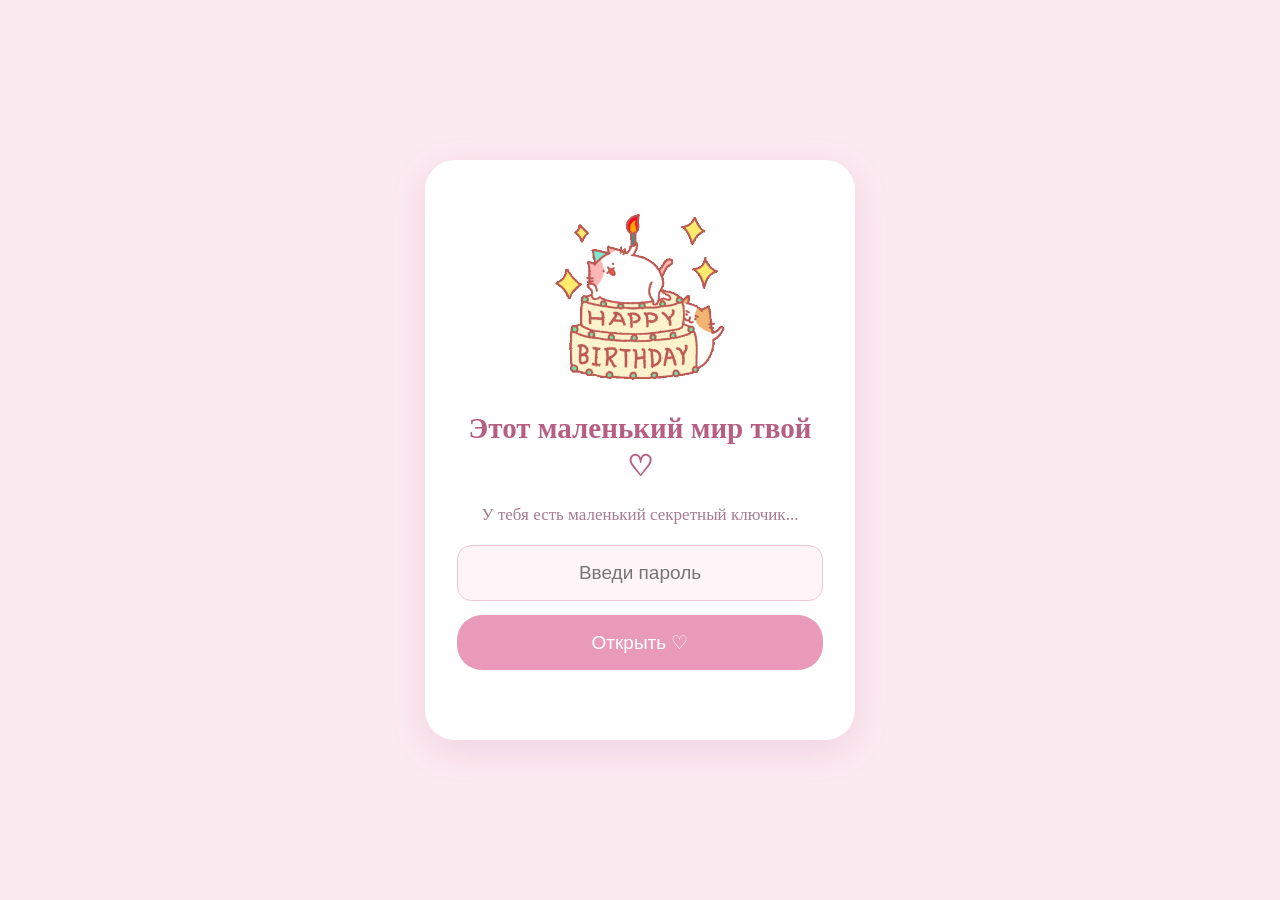
<file: index.html>
<!DOCTYPE html>
<html lang="ru">
<head>
  <meta charset="UTF-8">
  <meta name="viewport" content="width=device-width, initial-scale=1.0">
  <title>Наш маленький мир ♡</title>

  <style>

  #password-screen {
  position: fixed;
  inset: 0;
  z-index: 9999;
  display: flex;
  justify-content: center;
  align-items: center;
  background: #fceaf1;
  padding: 20px;
}

.password-card {
  width: 100%;
  max-width: 430px;
  padding: 38px 32px;
  background: white;
  border-radius: 30px;
  box-shadow: 0 10px 35px rgba(190, 110, 145, 0.18);
  text-align: center;
}

.password-gif {
  display: block;
  width: 190px;
  max-width: 100%;
  height: auto;
  margin: 0 auto 22px;
  border-radius: 15px;
}

.password-card h1 {
  color: #b65f83;
  font-size: 29px;
  line-height: 1.3;
  margin: 0;
}

.password-hint {
  color: #a77a8d;
  font-size: 17px;
  margin: 20px 0;
}

#password-input {
  width: 100%;
  padding: 16px;
  border: 1px solid #f1c6d7;
  border-radius: 14px;
  background: #fff5f8;
  text-align: center;
  font-size: 19px;
  outline: none;
  margin-bottom: 14px;
}

#password-input:focus {
  border-color: #e99ab8;
}

#password-button {
  width: 100%;
  padding: 16px;
  border: none;
  border-radius: 25px;
  background: #e99ab8;
  color: white;
  font-size: 19px;
  cursor: pointer;
  transition: 0.2s;
}

#password-button:hover {
  background: #d980a2;
  transform: scale(1.02);
}

#password-error {
  color: #d45d83;
  font-size: 15px;
  min-height: 20px;
  margin: 12px 0 0;
}

.password-footer {
  color: #c17a98;
  font-size: 14px;
  margin: 14px 0 0;
}


    * {
      box-sizing: border-box;
    }

    html,
    body {
      width: 100%;
      height: 100%;
      margin: 0;
      padding: 0;
      overflow: hidden;
    }

    iframe {
      display: block;
      width: 100%;
      height: 100%;
      border: none;
    }

    #global-audio {
      display: none;
    }
  </style>
</head>

<body>
  <div id="password-screen">
  <div class="password-card">
    <img
      src="./images/birthday-kitty.gif"
      alt="Милый котик с тортиком"
      class="password-gif"
    >

    <h1>Этот маленький мир твой ♡</h1>
    <p class="password-hint">
  У тебя есть маленький секретный ключик...
</p>

<input
  type="password"
  id="password-input"
  placeholder="Введи пароль"
  maxlength="4"
  inputmode="numeric"
>

<button id="password-button">
  Открыть ♡
</button>

<p id="password-error"></p>

  </div>
</div>
  <iframe
    id="page-frame"
    name="page-frame"
    src="./home.html"
    title="Наш маленький мир"
  ></iframe>

  <audio id="global-audio" preload="metadata"></audio>

  <script>
    const frame = document.getElementById("page-frame");
    const mainAudio = document.getElementById("global-audio");

    // При переходе на страницу письма останавливаем основную музыку
    frame.addEventListener("load", () => {
      try {
        const pageUrl = frame.contentWindow.location.pathname;

        if (pageUrl.endsWith("/wish.html")) {
          mainAudio.pause();
        }
      } catch (error) {
        console.log("Не удалось определить текущую страницу:", error);
      }
    });

    const passwordScreen = document.getElementById("password-screen");
const passwordInput = document.getElementById("password-input");
const passwordButton = document.getElementById("password-button");
const passwordError = document.getElementById("password-error");

function checkPassword() {
  if (passwordInput.value === "2212") {
    passwordScreen.style.display = "none";
  } else {
    passwordError.textContent =
      "Ошибочка, думай головой а не бицухой хахаха";
    passwordInput.value = "";
  }
}

passwordButton.addEventListener("click", checkPassword);

passwordInput.addEventListener("keydown", (event) => {
  if (event.key === "Enter") {
    checkPassword();
  }
});

  </script>
</body>
</html>
</file>
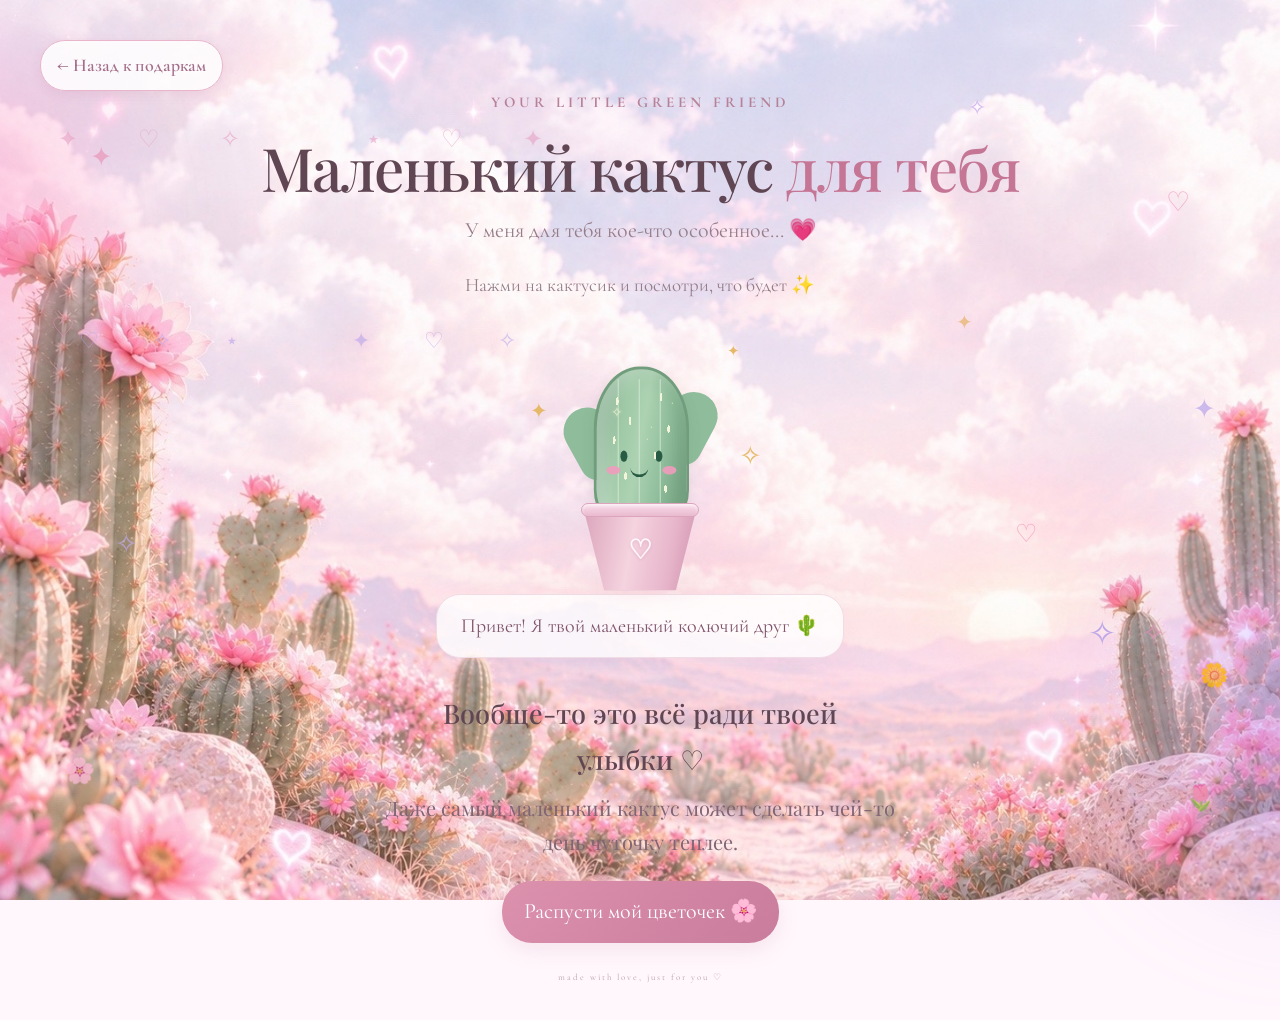
<file: cactus.html>
<!DOCTYPE html>
<html lang="ru">
<head>
  <meta charset="UTF-8">
  <meta name="viewport" content="width=device-width, initial-scale=1.0">
  <title>Маленький кактус для тебя 🌵</title>
  
  <link rel="preconnect" href="https://fonts.googleapis.com">
<link rel="preconnect" href="https://fonts.gstatic.com" crossorigin>
<link href="https://fonts.googleapis.com/css2?family=Cormorant+Garamond:wght@400;500;600;700&display=swap" rel="stylesheet">
<link rel="stylesheet" href="cactus.css">
  <script src="cactus.js" defer></script>
</head>

<body>
    <div class="cactus-background"></div>
      <a class="back-button" href="./home.html">← Назад к подаркам</a>

  <div class="ambient-glow glow-one"></div>
  <div class="ambient-glow glow-two"></div>
  <div class="floating-decor" id="floating-decor">
  <span class="decor-item decor-one">✦</span>
  <span class="decor-item decor-two">♡</span>
  <span class="decor-item decor-three">✧</span>
  <span class="decor-item decor-four">🌸</span>
  <span class="decor-item decor-five">♡</span>
  <span class="decor-item decor-six">✦</span>
  <span class="decor-item decor-seven">✧</span>
  <span class="decor-item decor-eight">🌷</span>
  <span class="decor-item decor-nine">✧</span>
  <span class="decor-item decor-ten">♡</span>
  <span class="decor-item decor-eleven">🌼</span>
  <span class="decor-item decor-twelve">✦</span>
</div>



  <main class="garden">
    <div class="eyebrow">YOUR LITTLE GREEN FRIEND</div>

    <h1>
      Маленький кактус
      <span>для тебя</span>
    </h1>

    <p class="subtitle">
      У меня для тебя кое-что особенное<span>...</span> 💗
    </p>

    <p class="instruction">
      Нажми на кактусик и посмотри, что будет ✨
    </p>

    <div class="plant-scene">
      <span class="sparkle sparkle-one">✦</span>
      <span class="sparkle sparkle-two">✧</span>
      <span class="sparkle sparkle-three">✦</span>

      <button
        class="cactus-button"
        id="cactus-button"
        type="button"
        aria-label="Нажми, чтобы кактус ожил"
      >
        <span class="flower" id="flower">
          <span class="petal petal-top"></span>
          <span class="petal petal-left"></span>
          <span class="petal petal-right"></span>
          <span class="petal petal-bottom-left"></span>
          <span class="petal petal-bottom-right"></span>
          <span class="flower-center"></span>
        </span>

        <span class="cactus">
          <span class="arm arm-left"></span>
          <span class="arm arm-right"></span>

          <span class="cactus-body">
            <span class="rib rib-one"></span>
            <span class="rib rib-two"></span>
            <span class="rib rib-three"></span>

            <span class="eye eye-left"></span>
            <span class="eye eye-right"></span>
            <span class="cheek cheek-left"></span>
            <span class="cheek cheek-right"></span>
            <span class="smile"></span>

            <span class="spine spine-one">✧</span>
            <span class="spine spine-two">·</span>
            <span class="spine spine-three">·</span>
            <span class="spine spine-four">✧</span>
            <span class="spine spine-five">·</span>
            <span class="spine spine-six">·</span>
          </span>
        </span>
      </button>

      <button
        class="pot-button"
        id="pot-button"
        type="button"
        aria-label="Открыть секретное письмо"
      >
        <span class="pot-rim"></span>
        <span class="pot">
          <span class="pot-heart">♡</span>
        </span>
        <span class="pot-hint">psst... нажми сюда</span>
      </button>

      <div class="ground-shadow"></div>
    </div>

    <div class="speech-bubble" id="speech-bubble" aria-live="polite">
      Привет! Я твой маленький колючий друг 🌵
    </div>

    <h2>Вообще-то это всё ради твоей улыбки ♡</h2>

    <p class="description">
      Даже самый маленький кактус может сделать чей-то день чуточку теплее.
    </p>

    <button class="main-button" id="bloom-button" type="button">
      Распусти мой цветочек 🌸
    </button>

    <p class="footer-note">made with love, just for you ♡</p>
  </main>

  <!-- Единственная открытка: скрыта при загрузке -->
  <div
    class="letter-overlay"
    id="letter-overlay"
    role="dialog"
    aria-modal="true"
    aria-labelledby="letter-title"
    hidden
  >
    <div class="letter-card">
      <button
        class="letter-close"
        id="letter-close"
        type="button"
        aria-label="Закрыть письмо"
      >×</button>

      <div class="letter-icon">💌</div>
      <p class="letter-eyebrow">A LITTLE SECRET</p>

      <h2 id="letter-title">Секретик для тебя 💗</h2>

      <p class="letter-text">
        Я понимаю, что не могу подарить тебе что-то вживую, ведь между нами такое большое расстояние, ахахах 🥹💗
      </p>

      <p class="letter-text">
        Но я долго думала, что же подарить тебе, чтобы это осталось с тобой надолго и никогда не испортилось.
      </p>

      <p class="letter-text">
        Я очень надеюсь, что тебе понравится мой маленький кактусик, потому что я правда старалась сделать его особенным для тебя. 🌵🎀
      </p>

      <p class="letter-text">
        Пусть он радует тебя и напоминает о том, что даже на расстоянии мне хочется сделать тебе приятное, моя дорогая. 💗
      </p>

      <div class="letter-signature">Обнимаю тебя мысленно ♡</div>

      <button class="main-button" id="letter-done" type="button">
        Как мило 💗
      </button>
    </div>
  </div>
</body>
</html>
</file>
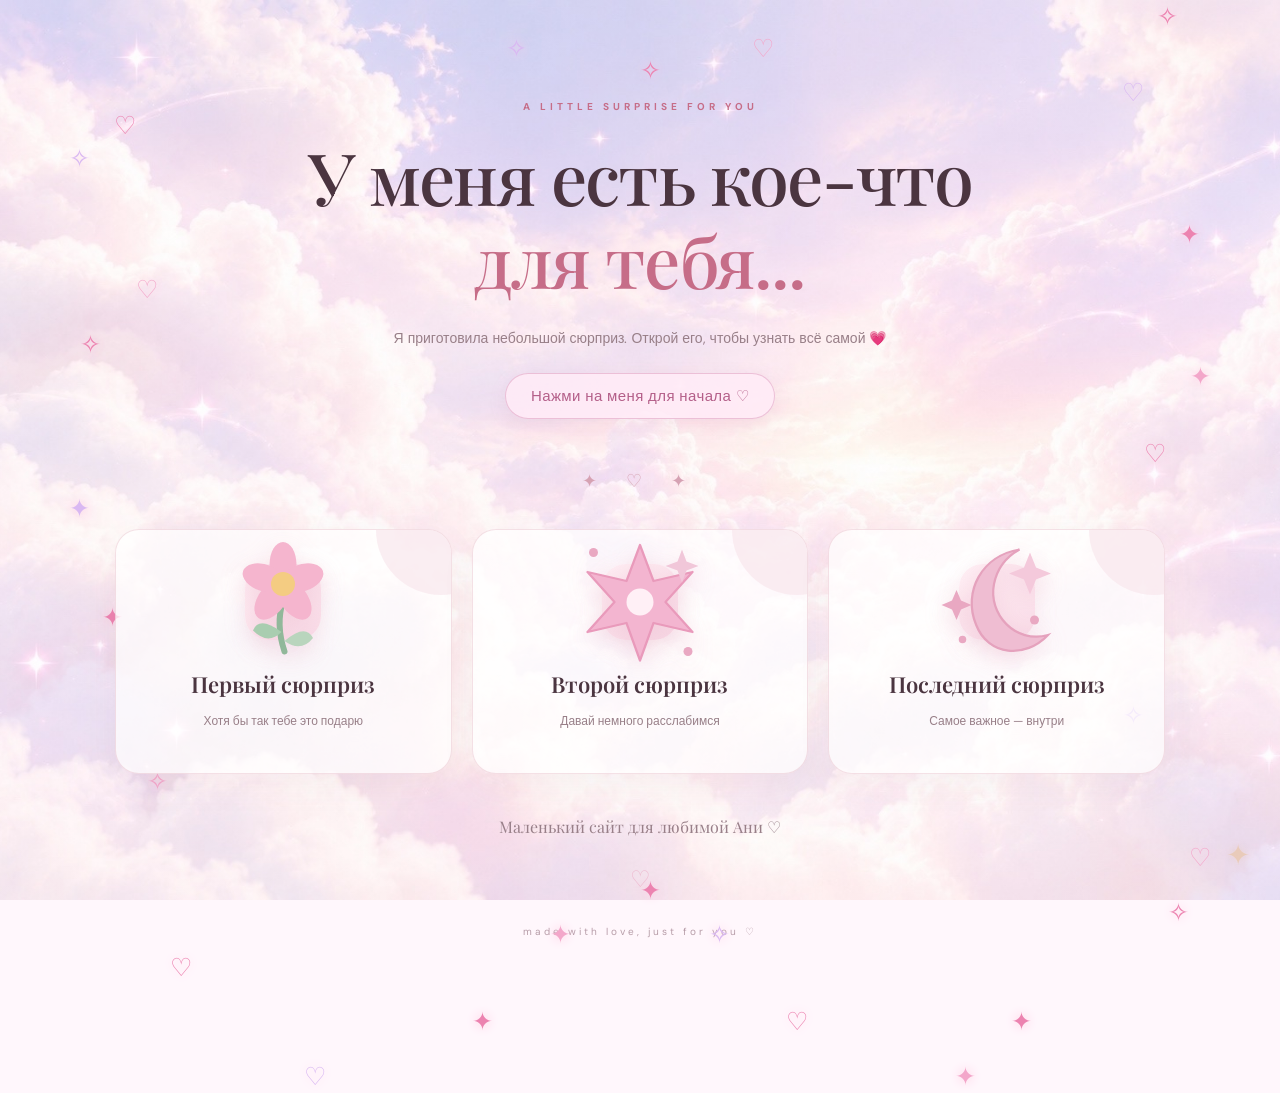
<file: home.html>
<!DOCTYPE html>
<html lang="ru">
<head>
  <meta charset="UTF-8">
  <meta name="viewport" content="width=device-width, initial-scale=1.0">

  <title>Маленький сюрприз для тебя 💗</title>

  <link rel="stylesheet" href="style.css">
</head>

<body>
  <main class="home">
    <div class="eyebrow">A LITTLE SURPRISE FOR YOU</div>

    <h1>
      У меня есть кое-что
      <span>для тебя...</span>
    </h1>

    <p class="subtitle">
      Я приготовила небольшой сюрприз.
      Открой его, чтобы узнать всё самой 💗
    </p>

    <button class="surprise-button" id="surprise-button">
  Нажми на меня для начала ♡
</button>

<div class="video-popup" id="video-popup" role="dialog" aria-modal="true" aria-label="Маленький сюрприз" aria-hidden="true">
  <div class="video-window">
    <button class="video-close" id="video-close" type="button" aria-label="Закрыть видео">×</button>
    <video id="funny-video" controls playsinline>
      <source src="funny-video.mp4" type="video/mp4">
      Твой браузер не поддерживает видео.
    </video>
  </div>
</div>

    <div class="decorative-line">
      ✦ ♡ ✦
    </div>
    <div class="gift-sparkles" aria-hidden="true">
  <span class="sparkle sparkle-seventeen">✧</span>
  <span class="sparkle sparkle-eighteen">♡</span>
  <span class="sparkle sparkle-nineteen">✦</span>
  <span class="sparkle sparkle-twenty">✧</span>
  <span class="sparkle sparkle-twenty-one">♡</span>
  <span class="sparkle sparkle-twenty-two">✦</span>
  <span class="sparkle sparkle-twenty-three">✧</span>
  <span class="sparkle sparkle-twenty-four">♡</span>
  <span class="sparkle sparkle-twenty-five">✦</span>
  <span class="sparkle sparkle-twenty-six">✧</span>
  <span class="sparkle sparkle-twenty-seven">♡</span>
  <span class="sparkle sparkle-twenty-eight">✦</span>
  <span class="sparkle sparkle-twenty-nine">✧</span>
  <span class="sparkle sparkle-thirty">♡</span>
  <span class="sparkle sparkle-thirty-one">✦</span>
  <span class="sparkle sparkle-thirty-two">✧</span>
  <span class="sparkle sparkle-one">✦</span>
  <span class="sparkle sparkle-two">♡</span>
  <span class="sparkle sparkle-three">✧</span>
  <span class="sparkle sparkle-four">✦</span>
  <span class="sparkle sparkle-five">♡</span>
  <span class="sparkle sparkle-six">✧</span>
  <span class="sparkle sparkle-seven">✦</span>
  <span class="sparkle sparkle-eight">♡</span>
  <span class="sparkle sparkle-nine">✧</span>
  <span class="sparkle sparkle-ten">✦</span>
  <span class="sparkle sparkle-eleven">♡</span>
  <span class="sparkle sparkle-twelve">✧</span>
  <span class="sparkle sparkle-thirteen">✦</span>
  <span class="sparkle sparkle-fourteen">♡</span>
  <span class="sparkle sparkle-fifteen">✧</span>
  <span class="sparkle sparkle-sixteen">✦</span>
</div>

    <section class="gifts" aria-label="Твои сюрпризы">

  <!-- Первый сюрприз -->
  <a class="gift" href="cactus.html">
    <span class="gift-icon">
      <svg viewBox="0 0 100 100" class="gift-drawing flower-drawing" aria-hidden="true">
        <path class="flower-stem" d="M50 49 Q45 65 51 83"
          fill="none" stroke="#91b89a" stroke-width="4" stroke-linecap="round"/>
        <path d="M49 70 Q34 59 30 69 Q40 79 49 70"
          fill="#a9cdb0"/>
        <path d="M51 76 Q65 64 70 74 Q62 84 51 76"
          fill="#b9d5bd"/>
        <g class="flower-head">
          <ellipse cx="50" cy="25" rx="9" ry="15" fill="#f5b5ce"/>
          <ellipse cx="50" cy="25" rx="9" ry="15" fill="#f5b5ce" transform="rotate(72 50 38)"/>
          <ellipse cx="50" cy="25" rx="9" ry="15" fill="#f5b5ce" transform="rotate(144 50 38)"/>
          <ellipse cx="50" cy="25" rx="9" ry="15" fill="#f5b5ce" transform="rotate(216 50 38)"/>
          <ellipse cx="50" cy="25" rx="9" ry="15" fill="#f5b5ce" transform="rotate(288 50 38)"/>
          <circle cx="50" cy="38" r="8" fill="#f4cc82"/>
        </g>
      </svg>
    </span>
    <span class="gift-title">Первый сюрприз</span>
    <span class="gift-hint">Хотя бы так тебе это подарю</span>
    <span class="gift-whisper">Ну, открывай уже, я старалась ♡</span>
  </a>

  <!-- Второй сюрприз -->
  <a class="gift" href="music.html">
    <span class="gift-icon">
      <svg viewBox="0 0 100 100" class="gift-drawing star-drawing" aria-hidden="true">
        <path class="star-main"
          d="M50 12 L59 36 L85 30 L67 50 L85 70 L59 64 L50 89 L41 64 L15 70 L33 50 L15 30 L41 36 Z"
          fill="#f3b5d0" stroke="#e99abb" stroke-width="1.5" stroke-linejoin="round"/>
        <circle class="star-center" cx="50" cy="50" r="9" fill="#fff0f6"/>
        <path d="M78 15 L81 23 L89 26 L81 29 L78 37 L75 29 L67 26 L75 23 Z"
          fill="#f1c7d9"/>
        <circle cx="19" cy="17" r="3" fill="#e9a8c2"/>
        <circle cx="82" cy="83" r="3" fill="#e9a8c2"/>
      </svg>
    </span>
    <span class="gift-title">Второй сюрприз</span>
    <span class="gift-hint">Давай немного расслабимся</span>
    <span class="gift-whisper">Надеюсь, тут станет чуточку уютнее ♡</span>
  </a>

  <!-- Последний сюрприз -->
  <a class="gift" href="wish.html">
    <span class="gift-icon">
      <svg viewBox="0 0 100 100" class="gift-drawing moon-drawing" aria-hidden="true">
        <path class="moon-shape"
          d="M65 15 C40 19 27 43 36 65 C44 86 69 88 84 72 C62 78 44 58 48 38 C50 28 56 20 65 15 Z"
          fill="#efbdd2" stroke="#e5a2bd" stroke-width="1.5"/>
        <path d="M72 17 L76 27 L86 31 L76 35 L72 45 L68 35 L58 31 L68 27 Z"
          fill="#f4c9db"/>
        <path d="M23 42 L26 49 L33 52 L26 55 L23 62 L20 55 L13 52 L20 49 Z"
          fill="#e9a8c2"/>
        <circle cx="75" cy="62" r="3" fill="#e9a8c2"/>
        <circle cx="27" cy="75" r="2.5" fill="#e9a8c2"/>
      </svg>
    </span>
    <span class="gift-title">Последний сюрприз</span>
    <span class="gift-hint">Самое важное — внутри</span>
    <span class="gift-whisper">Жду бицуху, ответ на вопрос тут ахаха</span>
  </a>

</section>

    <p class="little-note">
      Маленький сайт для любимой Ани ♡
    </p>

    <button class="secret-heart" id="secret-heart" aria-label="Секретное сердечко">
  ♡
</button>

<button class="hidden-star" id="hidden-star" aria-label="Маленькая звёздочка">
  ✦
</button>

<div class="star-popup" id="star-popup">
  <div class="star-message">
    <button class="star-close" id="star-close">×</button>

    <h2>Ой, и это нашла?! 😂</h2>
    <div class="star-big">✨</div>

    <p>
      Ну всё, госпожа моя,
      я обязана сегодня быть паинькой 👉🏿👈🏿
    </p>

    <span>АХАХАХАХАХА</span>
  </div>
</div>

<div class="secret-popup" id="secret-popup">
  <div class="secret-message">
    <button class="secret-close" id="secret-close">×</button>

    <h2>Маленькая наша тайна ♡</h2>
    <div class="secret-big-heart">💗</div>

    <p>
  Если будешь грустить в этот прекрасный день,
  то дядя Астрал украдёт тебя...
</p>

<span>Так что улыбайся, а то мало ли 👻♡</span>
  </div>
</div>

    <footer>
      made with love, just for you ♡
    </footer>
  </main>
  <script>
  const surpriseButton = document.getElementById("surprise-button");
  const videoPopup = document.getElementById("video-popup");
  const funnyVideo = document.getElementById("funny-video");
  const videoClose = document.getElementById("video-close");

  let previouslyFocusedElement = null;

  function openVideo() {
    previouslyFocusedElement = document.activeElement;
    videoPopup.classList.add("open");
    videoPopup.setAttribute("aria-hidden", "false");
    document.body.style.overflow = "hidden";
    videoClose.focus();
    funnyVideo.currentTime = 0;

    funnyVideo.play().catch(() => {
      // Если браузер не запустил видео автоматически,
      // можно нажать Play в самом видео.
    });
  }

  function closeVideo() {
    videoPopup.classList.remove("open");
    videoPopup.setAttribute("aria-hidden", "true");
    document.body.style.overflow = "";
    funnyVideo.pause();
    funnyVideo.currentTime = 0;
    if (previouslyFocusedElement) previouslyFocusedElement.focus();
  }

  surpriseButton.addEventListener("click", openVideo);
  videoClose.addEventListener("click", closeVideo);

  videoPopup.addEventListener("click", (event) => {
    if (event.target === videoPopup) {
      closeVideo();
    }
  });

  document.addEventListener("keydown", (event) => {
    if (event.key === "Escape") {
      closeVideo();
    }
  });

  const secretHeart = document.getElementById("secret-heart");
const secretPopup = document.getElementById("secret-popup");
const secretClose = document.getElementById("secret-close");

secretHeart.addEventListener("click", () => {
  secretPopup.classList.add("open");
});

secretClose.addEventListener("click", () => {
  secretPopup.classList.remove("open");
});

secretPopup.addEventListener("click", (event) => {
  if (event.target === secretPopup) {
    secretPopup.classList.remove("open");
  }
});

const hiddenStar = document.getElementById("hidden-star");
const starPopup = document.getElementById("star-popup");
const starClose = document.getElementById("star-close");

hiddenStar.addEventListener("click", () => {
  starPopup.classList.add("open");
});

starClose.addEventListener("click", () => {
  starPopup.classList.remove("open");
});

starPopup.addEventListener("click", (event) => {
  if (event.target === starPopup) {
    starPopup.classList.remove("open");
  }
});

</script>
</body>
</html>
</file>
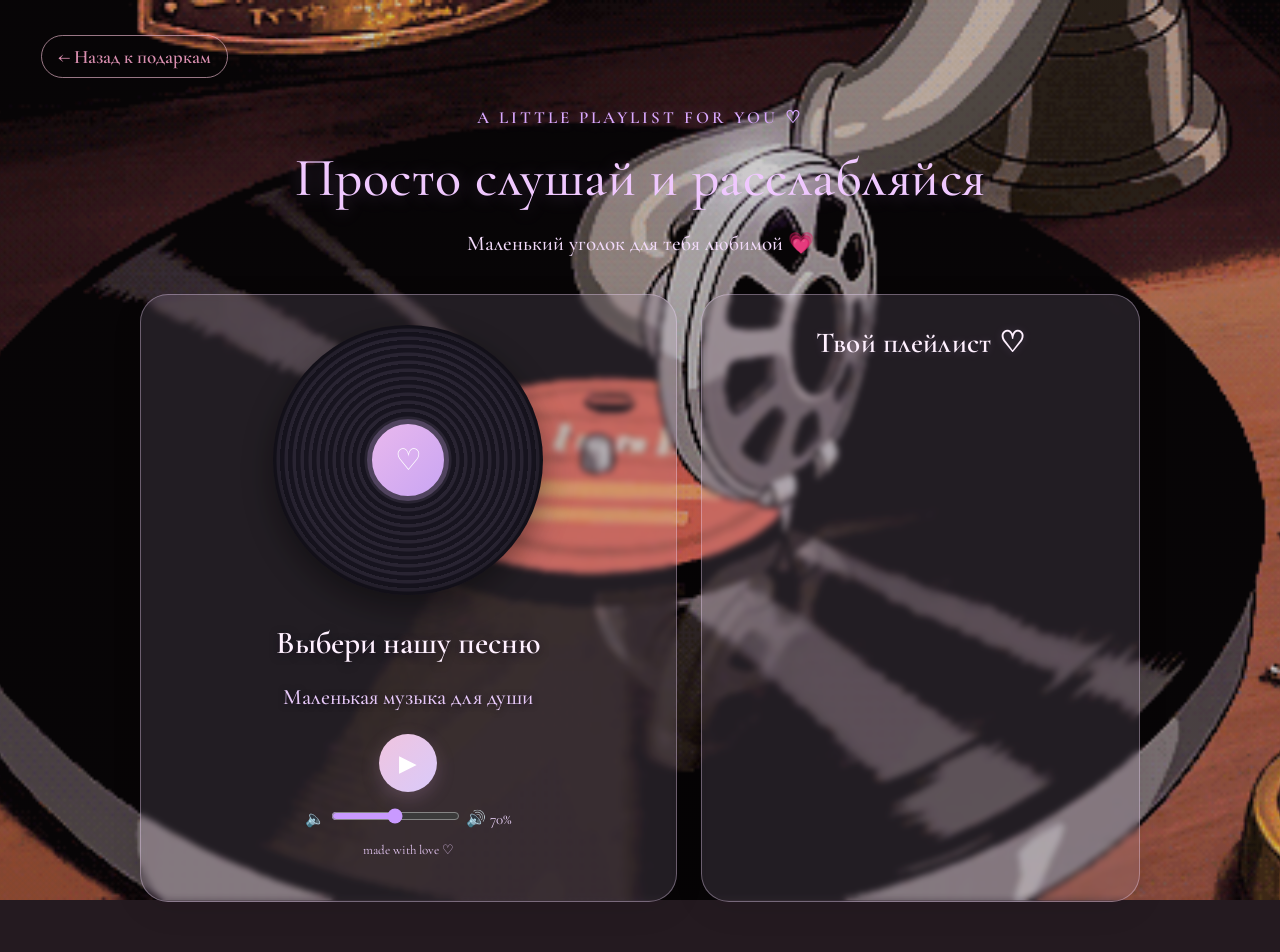
<file: music.html>
<!DOCTYPE html>
<html lang="ru">
<head>
  <meta charset="UTF-8">
  <meta name="viewport" content="width=device-width, initial-scale=1.0">
  <title>Наш маленький плейлист 🎵</title>

  <link rel="preconnect" href="https://fonts.googleapis.com">
<link rel="preconnect" href="https://fonts.gstatic.com" crossorigin>
<link href="https://fonts.googleapis.com/css2?family=Cormorant+Garamond:wght@400;500;600;700&display=swap" rel="stylesheet">

  <link rel="stylesheet" href="music.css">
  <script src="music.js" defer></script>
</head>

<body>
  <a class="back-button" href="./home.html">← Назад к подаркам</a>

  <main class="music-page">
    <p class="eyebrow">A LITTLE PLAYLIST FOR YOU ♡</p>

    <h1>Просто слушай и расслабляйся</h1>

    <p class="subtitle">
      Маленький уголок для тебя любимой 💗
    </p>

    <div class="music-layout">
      <section class="player">
        <div class="vinyl" id="vinyl">
          <div class="vinyl-label">
            <span>♡</span>
          </div>
        </div>

        <h2 id="song-title">Выбери нашу песню</h2>
        <p id="song-artist">Маленькая музыка для души</p>

        <audio id="audio-player" preload="metadata"></audio>

        <div class="player-controls">
          <button id="play-button" type="button" aria-label="Воспроизвести">
            ▶
          </button>
        </div>
        <div class="volume-control">
  <span>🔈</span>
  <input
    type="range"
    id="volume-slider"
    min="0"
    max="100"
    value="50"
    aria-label="Громкость музыки"
  >
  <span>🔊</span>
  <span id="volume-value">70%</span>
</div>

        <p class="player-note">made with love ♡</p>
      </section>

      <section class="playlist">
        <h2>Твой плейлист ♡</h2>
        <div id="song-list"></div>
      </section>
    </div>
  </main>
</body>
</html>
</file>
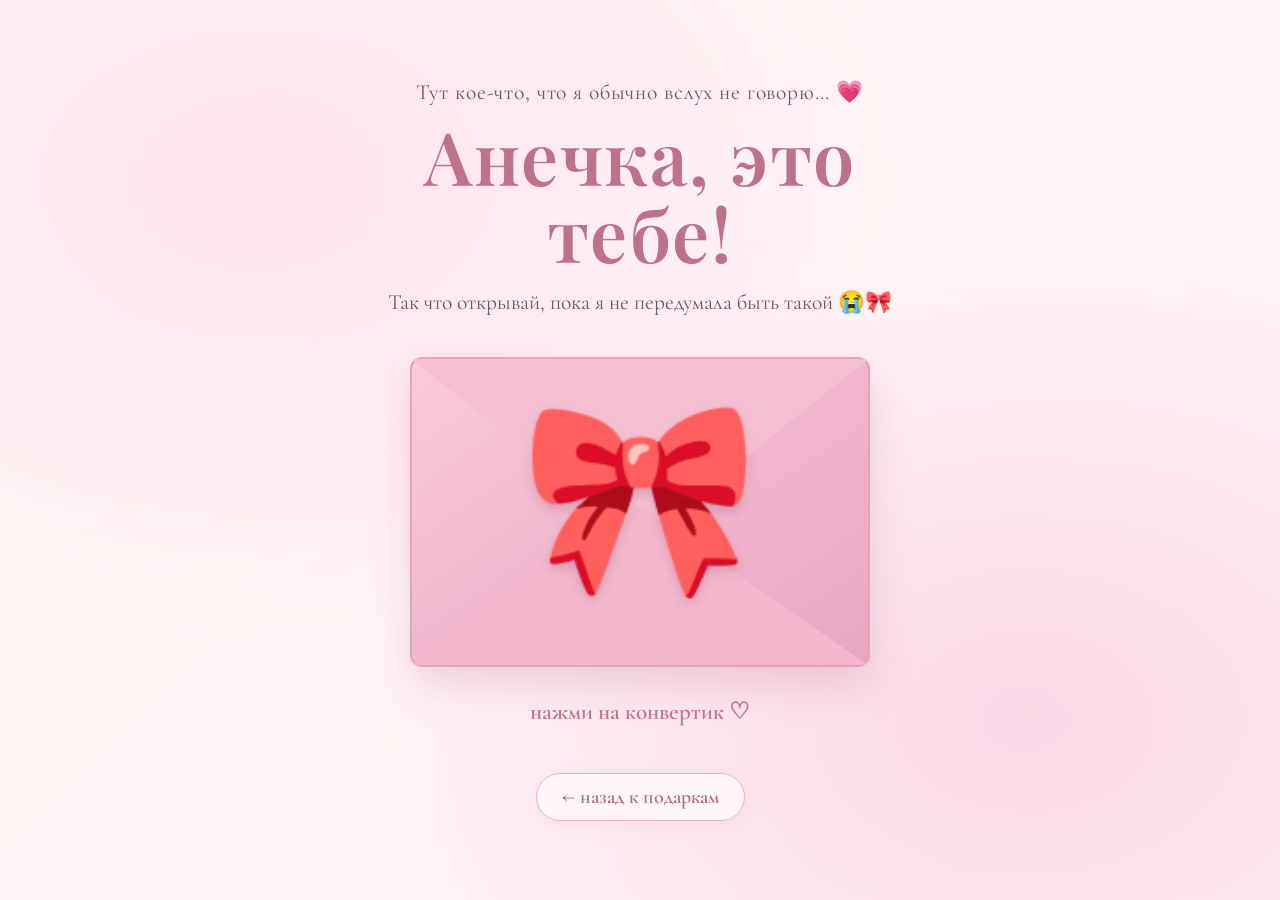
<file: wish.html>
<!DOCTYPE html>
<html lang="ru">
<head>
  <meta charset="UTF-8">
  <meta name="viewport" content="width=device-width, initial-scale=1.0">
  <title>Маленькое чудо для тебя 💗</title>
  <link rel="stylesheet" href="wish.css">
  <link rel="preconnect" href="https://fonts.googleapis.com">
  <link rel="preconnect" href="https://fonts.gstatic.com" crossorigin>
  <link href="https://fonts.googleapis.com/css2?family=Satisfy&display=swap" rel="stylesheet">
  <link href="https://fonts.googleapis.com/css2?family=Caveat:wght@400;500;600;700&family=Marck+Script&display=swap" rel="stylesheet">
  <link href="https://fonts.googleapis.com/css2?family=Cormorant+Garamond:wght@400;500;600;700&family=Playfair+Display:wght@400;500;600;700&display=swap" rel="stylesheet">
  <link href="https://fonts.googleapis.com/css2?family=Cormorant+Garamond:wght@400;500;600&display=swap" rel="stylesheet">
</head>
<body>
  <div class="page-background"></div>

  <main class="intro-screen" id="intro-screen">
    <div class="intro-content">
      <p class="tiny-note">Тут кое-что, что я обычно вслух не говорю… 💗</p>
      <h1>Анечка, это тебе!</h1>
      <p class="intro-text">Так что открывай, пока я не передумала быть такой 😭🎀</p>

      <button class="envelope-button" id="open-envelope" type="button" aria-label="Открыть письмо">
        <span class="envelope">
          <span class="envelope-bow">🎀</span>
        </span>
        <span class="envelope-hint">нажми на конвертик ♡</span>
      </button>

      <a class="back-link" href="home.html">← назад к подаркам</a>
    </div>
  </main>

  <section class="letter-scene" id="letter-scene" hidden>
    <div class="cake-area" aria-label="Праздничный тортик с горящими свечами" role="img">
      <div class="cake-glow"></div>

      <div class="candles">
        <div class="candle candle-left">
          <span class="flame"></span>
        </div>
        <div class="candle candle-middle">
          <span class="flame"></span>
        </div>
        <div class="candle candle-right">
          <span class="flame"></span>
        </div>
      </div>

      <div class="cake">
        <div class="cake-icing"></div>
        <div class="icing-drip drip-one"></div>
        <div class="icing-drip drip-two"></div>
        <div class="icing-drip drip-three"></div>
        <div class="cake-decoration">♡ · ♡ · ♡</div>
      </div>
      <div class="cake-plate"></div>
      <p class="cake-caption">Загадай желание, Анечка (только честно) ♡</p>
<button class="blow-button" id="blow-candles" type="button">
  Загадала? Тогда задувай! 🎂
</button>
    </div>

    <article class="letter-card" id="letter-card">
      <p class="letter-eyebrow">ОТ ВСЕГО СЕРДЦА</p>
      <h2>С днём рождения, Анечка! 💗</h2>
      <div class="letter-text" id="letter-text"></div>
      <p class="letter-ending">Надеюсь, сегодня ты почувствовала, как сильно ты любима. ♡</p>

      <button class="final-secret-button" id="final-secret-button" type="button" aria-label="Секрет">
        ♡
      </button>
    </article>
  </section>

  <div class="final-secret-popup" id="final-secret-popup">
    <div class="final-secret-card">
      <button class="final-secret-close" id="final-secret-close" type="button">×</button>

      <div class="final-secret-heart">💗</div>

      <p class="final-secret-text">
        You can be tired, you can doubt yourself,
        but to me, you'll always be an incredibly strong girl.
      </p>

      <p class="final-secret-ending">
        Oh, wait… that's you. ♡
      </p>

      <p class="final-secret-love">Я люблю тебя ♡</p>
      <p class="final-secret-thanks">Надеюсь, тебе понравилось. ♡</p>
    </div>
  </div>

  <audio id="love-song" preload="auto">
    <source src="music/love-poem.mp3" type="audio/mpeg">
  </audio>

  <script src="wish.js"></script>
</body>
</html>
</file>
<file: cactus.css>
@import url('https://fonts.googleapis.com/css2?family=DM+Sans:wght@400;500;600;700&family=Playfair+Display:wght@400;500;600;700&display=swap');

:root {
  --pink: #d97998;
  --dark: #604653;
  --cream: #fffaf7;
  --green: #59bd83;
}

* {
  box-sizing: border-box;
}

[hidden] {
  display: none !important;
}

body {
  margin: 0;
  min-height: 100vh;
  overflow-x: hidden;
  color: var(--dark);
  font-family: "Cormorant Garamond", Georgia, serif;
  font-size: 22px;
  line-height: 1.7;
  position: relative;

  background-color: #fff1f6;
  background-image:
    radial-gradient(
      ellipse at 8% 12%,
      rgba(255, 164, 202, 0.48),
      transparent 34%
    ),
    radial-gradient(
      ellipse at 92% 24%,
      rgba(205, 180, 255, 0.45),
      transparent 36%
    ),
    radial-gradient(
      ellipse at 15% 65%,
      rgba(255, 211, 192, 0.5),
      transparent 32%
    ),
    radial-gradient(
      ellipse at 85% 82%,
      rgba(255, 190, 222, 0.4),
      transparent 35%
    ),
    linear-gradient(
      180deg,
      #fce8f5 0%,
      #fff3ed 52%,
      #fce7f0 100%
    );

  background-attachment: fixed;
}

button, a {
  -webkit-tap-highlight-color: transparent;
}

button {
  font: inherit;
}

.back-button {
  position: relative;
  z-index: 10;
  display: inline-block;
  margin: 16px;
  padding: 9px 16px;
  font-size: 18px;
  font-weight: 600;
  text-decoration: none;
  color: #a36e89;
  background: rgba(255, 255, 255, 0.85);
  border: 1px solid #e8b5ca;
  border-radius: 25px;
  box-shadow: 0 4px 12px rgba(180, 92, 133, 0.12);
  transition: all 0.3s ease;
}

.back-button:hover {
  color: #b45c85;
  background: #fff7fa;
  box-shadow: 0 6px 16px rgba(180, 92, 133, 0.2);
  transform: translateY(-2px);
}




.garden {
  position: relative;
  z-index: 1;
  display: flex;
  min-height: 100vh;
  flex-direction: column;
  align-items: center;
  justify-content: center;
  padding: 90px 20px 35px;
  text-align: center;
}

.ambient-glow {
  position: fixed;
  width: 350px;
  height: 350px;
  border-radius: 50%;
  filter: blur(75px);
  opacity: .35;
  pointer-events: none;
}

.glow-one {
  top: 8%;
  left: -180px;
  background: #f6bad0;
}

.glow-two {
  right: -180px;
  bottom: 5%;
  background: #d8c7f4;
}

.eyebrow, .letter-eyebrow {
  color: #b78298;
  font-size: 15px;
  font-weight: 700;
  letter-spacing: 4px;
}

h1 {
  margin: 17px 0 12px;
  font-family: 'Playfair Display', Georgia, serif;
  font-size: clamp(38px, 6vw, 60px);
  font-weight: 500;
  line-height: 1.14;
  letter-spacing: -1.5px;
}

h1 span {
  color: #c57695;
}

.subtitle {
  margin: 0;
  color: #967d89;
  font-size: 22px;
  line-height: 1.6;
}

.instruction {
  margin: 22px 0 0;
  color: #967d89;
  font-size: 19px;
  line-height: 1.6;
}

.plant-scene {
  position: relative;
  display: flex;
  width: 300px;
  height: 290px;
  flex-direction: column;
  align-items: center;
  margin-top: 4px;
}

.cactus-button {
  position: absolute;
  top: 55px;
  z-index: 2;
  width: 170px;
  height: 170px;
  padding: 0;
  background: transparent;
  border: 0;
  cursor: pointer;
  transform-origin: bottom center;
  animation: cactus-sway 4s ease-in-out infinite;
}

.cactus-button:focus-visible,
.pot-button:focus-visible,
.main-button:focus-visible {
  outline: 3px solid #d97998;
  outline-offset: 5px;
}

.cactus {
  position: absolute;
  bottom: 0;
  left: 35px;
  width: 100px;
  height: 135px;
  transform: scale(1.25);
  transform-origin: bottom center;
}

.cactus-body {
  position: absolute;
  bottom: 0;
  left: 21px;
  width: 62px;
  height: 128px;
  overflow: hidden;
  border: 2px solid #48a970;
  border-radius: 48% 48% 20% 20% / 30% 30% 12% 12%;
  background: linear-gradient(90deg, #43b875, #70d39a 42%, #52bd80 75%, #3daa6a);
  box-shadow: inset 8px 0 12px #ffffff20;
}

.rib {
  position: absolute;
  top: 7px;
  bottom: 4px;
  width: 1px;
  background: #a2edb8;
  opacity: .65;
}

.rib-one { left: 15px; }
.rib-two { left: 30px; }
.rib-three { left: 45px; }

.arm {
  position: absolute;
  z-index: -1;
  width: 31px;
  height: 59px;
  border: 11px solid #59c686;
  background: #59c686;
  border-radius: 18px 18px 12px 12px;
}

.arm-left {
  top: 47px;
  left: 0;
  transform: rotate(-29deg);
}

.arm-left::before,
.arm-right::before {
  position: absolute;
  top: -9px;
  left: -7px;
  width: 28px;
  height: 18px;
  content: '';
  border-radius: 14px 14px 4px 4px;
  background: #59c686;
}

.arm-right {
  top: 36px;
  right: -1px;
  transform: rotate(28deg);
}

.eye {
  position: absolute;
  top: 58px;
  width: 5px;
  height: 8px;
  background: #285b43;
  border-radius: 50%;
}

.eye-left { left: 17px; }
.eye-right { right: 17px; }

.smile {
  position: absolute;
  top: 70px;
  left: 24px;
  width: 13px;
  height: 7px;
  border-bottom: 2px solid #285b43;
  border-radius: 0 0 12px 12px;
}

.cheek {
  position: absolute;
  top: 69px;
  width: 9px;
  height: 5px;
  background: #f9da9f;
  opacity: .85;
  border-radius: 50%;
}

.cheek-left { left: 7px; }
.cheek-right { right: 7px; }

.spine {
  position: absolute;
  color: #d5f6c9;
  font-size: 8px;
}

.spine-one { top: 23px; left: 10px; }
.spine-two { top: 41px; left: 35px; }
.spine-three { top: 15px; right: 9px; }
.spine-four { top: 94px; left: 12px; }
.spine-five { top: 102px; right: 12px; }
.spine-six { top: 32px; right: 24px; }

.flower {
  position: absolute;
  top: -1px;
  left: 70px;
  z-index: 3;
  width: 42px;
  height: 42px;
  transform: scale(.65) rotate(-18deg);
  transform-origin: bottom center;
  transition: transform .6s cubic-bezier(.2, 1.6, .4, 1);
}

.petal {
  position: absolute;
  width: 17px;
  height: 21px;
  background: linear-gradient(145deg, #ff9ac8, #ec6da9);
  border: 1px solid #ee79ad;
  border-radius: 70% 70% 45% 45%;
}

.petal-top {
  top: 0;
  left: 12px;
}

.petal-left {
  top: 8px;
  left: 1px;
  transform: rotate(-48deg);
}

.petal-right {
  top: 8px;
  right: 1px;
  transform: rotate(48deg);
}

.petal-bottom-left {
  bottom: 0;
  left: 6px;
  transform: rotate(-25deg);
}

.petal-bottom-right {
  right: 6px;
  bottom: 0;
  transform: rotate(25deg);
}

.flower-center {
  position: absolute;
  top: 14px;
  left: 14px;
  z-index: 2;
  width: 13px;
  height: 13px;
  background: #ffda78;
  border: 2px solid #fff0a5;
  border-radius: 50%;
}

.cactus-button.blooming .flower {
  transform: scale(1.15) rotate(0deg);
}

.pot-button {
  position: absolute;
  top: 199px;
  left: 50%;
  z-index: 3;
  display: flex;
  width: 100px;
  height: 76px;
  flex-direction: column;
  align-items: center;
  padding: 0;
  background: transparent;
  border: 0;
  cursor: pointer;
  transform: translateX(-50%);
}

.pot-rim {
  position: absolute;
  top: 0;
  z-index: 2;
  width: 118px;
  height: 14px;
  background: linear-gradient(#ffd0bd, #f0a995);
  border: 1px solid #e8a08c;
  border-radius: 7px;
}

.pot {
  position: absolute;
  top: 7px;
  width: 112px;
  height: 80px;
  background: linear-gradient(90deg, #e99c8a, #ffd0b9 45%, #e9a18e);
  clip-path: polygon(0 0, 100% 0, 82% 100%, 18% 100%);
  transition: filter .2s, transform .2s;
}

.pot-heart {
  position: absolute;
  top: 24px;
  left: 40px;
  color: white;
  font-size: 19px;
}

.pot-button:hover .pot {
  filter: brightness(1.06);
  transform: translateY(-3px);
}

.pot-hint {
  position: absolute;
  top: 78px;
  width: 150px;
  color: #ba8ba0;
  font-size: 10px;
  opacity: 0;
  transition: opacity .25s;
}

.pot-button:hover .pot-hint,
.pot-button:focus-visible .pot-hint {
  opacity: 1;
}

.ground-shadow {
  position: absolute;
  bottom: 5px;
  left: 50%;
  width: 120px;
  height: 15px;
  background: #d6a4b6;
  border-radius: 50%;
  filter: blur(12px);
  opacity: .3;
  transform: translateX(-50%);
}

.sparkle {
  position: absolute;
  color: #e6b969;
  animation: sparkle 2.5s ease-in-out infinite;
}

.sparkle-one {
  top: 90px;
  left: 40px;
  font-size: 21px;
}

.sparkle-two {
  top: 130px;
  right: 28px;
  font-size: 27px;
  animation-delay: .7s;
}

.sparkle-three {
  top: 35px;
  right: 50px;
  font-size: 15px;
  animation-delay: 1.2s;
}

.speech-bubble {
  max-width: 420px;
  min-height: 40px;
  margin: 0 0 18px;
  padding: 16px 24px;
  color: #80566c;
  font-size: 20px;
  line-height: 1.5;
  background: #ffffffc9;
  border: 1px solid #f0dce5;
  border-radius: 24px;
  box-shadow: 0 6px 24px #b9879810;
  transition: transform .25s;
}

.garden h2 {
  max-width: 450px;
  margin: 15px 0 8px;
  font-family: 'Playfair Display', Georgia, serif;
  font-size: clamp(21px, 3vw, 27px);
  font-weight: 500;
}

.description {
  max-width: 520px;
  margin: 0;
  color: #806574;
  font-family: 'Playfair Display', Georgia, serif;
  font-size: 20px;
  line-height: 1.7;
}

.main-button {
  margin-top: 22px;
  padding: 12px 22px;
  color: white;
  background: linear-gradient(135deg, #dc91ad, #c97c9c);
  border: 0;
  border-radius: 30px;
  box-shadow: 0 7px 20px #ce8ba82b;
  cursor: pointer;
  transition: transform .2s, box-shadow .2s;
}

.main-button:hover {
  transform: translateY(-2px);
  box-shadow: 0 10px 25px #ce8ba84a;
}

.footer-note {
  margin: 27px 0 0;
  color: #ba9eac;
  font-size: 9px;
  letter-spacing: 2px;
}

.heart-float {
  position: fixed;
  z-index: 0;
  bottom: -30px;
  color: #df91b2;
  opacity: 0;
  pointer-events: none;
  animation: float-up linear forwards;
}

.ambient-heart {
  position: fixed;
  z-index: 0;
  pointer-events: none;
  animation: float-up linear forwards;
}

.letter-overlay {
  position: fixed;
  inset: 0;
  z-index: 10;
  display: grid;
  place-items: center;
  overflow-y: auto;
  padding: 20px;
  background: #59414d77;
  backdrop-filter: blur(9px);
  animation: fade-in .3s ease both;
}

.letter-card {
  position: relative;
  width: min(100%, 440px);
  padding: 42px 32px 32px;
  text-align: center;
  background: linear-gradient(145deg, #fffdfa, #fff1f5);
  border: 1px solid #fff;
  border-radius: 26px;
  box-shadow: 0 25px 90px #53354530;
  animation: letter-appear .5s cubic-bezier(.2, 1.4, .4, 1) both;
}

.letter-close {
  position: absolute;
  top: 12px;
  right: 16px;
  width: 35px;
  height: 35px;
  color: #a78294;
  font-size: 25px;
  background: transparent;
  border: 0;
  cursor: pointer;
}

.letter-icon {
  margin-bottom: 12px;
  font-size: 38px;
}

.letter-card h2 {
  margin: 13px 0 20px;
  font-family: 'Playfair Display', Georgia, serif;
  font-size: 30px;
  font-weight: 500;
}

.letter-text {
  color: #896f7c;
  font-family: 'Playfair Display', Georgia, serif;
  font-size: 15px;
  line-height: 1.9;
}

.letter-signature {
  margin-top: 22px;
  color: #c17696;
  font-size: 20px;
}

#letter-done {
  margin-top: 23px;
}

@keyframes cactus-sway {
  0%, 100% { transform: rotate(-1deg); }
  50% { transform: rotate(1.5deg); }
}

@keyframes sparkle {
  0%, 100% { opacity: .35; transform: scale(.8) rotate(0); }
  50% { opacity: 1; transform: scale(1.15) rotate(18deg); }
}

@keyframes float-up {
  0% { opacity: 0; transform: translateY(0) rotate(0) scale(.7); }
  12% { opacity: .8; }
  80% { opacity: .65; }
  100% { opacity: 0; transform: translateY(-110vh) rotate(35deg) scale(1.2); }
}

@keyframes fade-in {
  from { opacity: 0; }
  to { opacity: 1; }
}

@keyframes letter-appear {
  from { opacity: 0; transform: translateY(18px) scale(.94); }
  to { opacity: 1; transform: translateY(0) scale(1); }
}

@keyframes happy-hop {
  0%, 100% { transform: translateY(0) rotate(0); }
  35% { transform: translateY(-22px) rotate(-8deg); }
  65% { transform: translateY(-12px) rotate(8deg); }
}

.cactus-button.hopping {
  animation: happy-hop .55s ease;
}

@media (max-width: 600px) {
  .back-button {
    top: 14px;
    left: 14px;
    font-size: 11px;
  }

  .garden {
    padding: 76px 18px 28px;
  }

  h1 {
    font-size: 39px;
  }

  .plant-scene {
    transform: scale(.92);
    margin-top: 0;
    margin-bottom: -10px;
  }

  .garden h2 {
    max-width: 330px;
  }

  .letter-card {
    padding: 38px 23px 26px;
  }
}

@media (prefers-reduced-motion: reduce) {
  *, *::before, *::after {
    animation-duration: .01ms !important;
    animation-iteration-count: 1 !important;
    scroll-behavior: auto !important;
    transition-duration: .01ms !important;
  }
}
/* Открытка скрыта, пока её не открыли */
#letter-overlay[hidden] {
  display: none !important;
}

/* Анимация раскрытия цветочка кактуса */
#flower {
  opacity: 0;
  transform: translateY(8px) scale(0.3);
  transform-origin: center bottom;
  transition:
    opacity 0.5s ease,
    transform 0.5s ease;
}

#flower.blooming {
  opacity: 1;
  transform: translateY(0) scale(1.2);
}

#flower .petal {
  transition: transform 0.5s ease;
}

#flower.blooming .petal {
  filter: brightness(1.15);
}

/* Сердечки, вылетающие из кактуса */
.flying-heart {
  position: fixed;
  z-index: 100;
  pointer-events: none;
  color: #ff6f9f;
  font-size: 24px;
  line-height: 1;
  animation: heart-burst 1.3s ease-out forwards;
  filter: drop-shadow(0 2px 5px rgba(255, 100, 160, 0.25));
}

@keyframes heart-burst {
  0% {
    opacity: 0;
    transform: translate(-50%, -50%) scale(0.3) rotate(0deg);
  }

  20% {
    opacity: 1;
    transform: translate(-50%, -50%) scale(1.2) rotate(-12deg);
  }

  100% {
    opacity: 0;
    transform:
      translate(
        calc(-50% + var(--heart-x)),
        calc(-50% + var(--heart-y))
      )
      scale(0.7)
      rotate(25deg);
  }
}


/* 🌷 Мягкое свечение по углам */
.ambient-glow {
  width: 280px;
  height: 280px;
  filter: blur(75px);
  opacity: 0.55;
  pointer-events: none;
}

.glow-one {
  background: #ff9fc9;
}

.glow-two {
  background: #c5a5ff;
}

/* ✨ Украшения по левому и правому краям */
.floating-decor::after {
  content: "✦";
  position: fixed;
  top: 24%;
  left: 5%;
  color: #df91b8;
  font-size: 28px;
  text-shadow:
    0 0 12px #ffc6df,
    0 0 24px #f7b6d4;
  animation: garden-sparkle 3s ease-in-out infinite alternate;
  pointer-events: none;
}

/* Дополнительные украшения справа */
.floating-decor {
  background:
    radial-gradient(circle, #e8b1d1 1.5px, transparent 2px)
      96% 18% / 24px 35px no-repeat,
    radial-gradient(circle, #d4b5f3 2px, transparent 2.5px)
      92% 38% / 30px 40px no-repeat,
    radial-gradient(circle, #f5b7ce 1.5px, transparent 2px)
      95% 65% / 25px 35px no-repeat;
}

@keyframes garden-sparkle {
  from {
    opacity: 0.45;
    transform: translateY(0);
  }
  to {
    opacity: 0.9;
    transform: translateY(-8px);
  }
}


/* Декоративные элементы поверх фона, но позади содержимого */
body::before {
  content: "✦";
  position: fixed;
  top: 12%;
  left: 7%;
  color: #f18ab5;
  font-size: 34px;
  text-shadow:
    120px 180px #d5a5f5,
    60px 420px #f5a3c7,
    calc(100vw - 100px) 100px #d5a5f5,
    calc(100vw - 150px) 350px #f18ab5,
    calc(100vw - 90px) 600px #e9b5d5;
  pointer-events: none;
  z-index: 0;
  animation: twinkle 3s ease-in-out infinite alternate;
}

/* Маленькие цветочки и сердечки по краям */
body::after {
  content: "♡     🌸     ✧";
  position: fixed;
  top: 22%;
  right: 2%;
  width: 90px;
  color: #e987b2;
  font-size: 22px;
  line-height: 100px;
  overflow-wrap: anywhere;
  pointer-events: none;
  z-index: 0;
  animation: float-decoration 5s ease-in-out infinite alternate;
}

.garden,
.back-button {
  position: relative;
  z-index: 2;
}

.letter-overlay {
  position: fixed;
  inset: 0;
  z-index: 1000;
}

@keyframes twinkle {
  from { opacity: 0.45; }
  to { opacity: 1; }
}

@keyframes float-decoration {
  from { transform: translateY(0); }
  to { transform: translateY(-18px); }
}

/* Волшебные украшения по всей странице */
.floating-decor {
  position: fixed !important;
  inset: 0 !important;
  overflow: hidden !important;
  pointer-events: none !important;
  z-index: 0 !important;
}

.floating-decor::before {
  content:
    "♡     ✦       ✧      ♡      ✿      ✦      ♡      ✧      ❀      ♡";
  position: absolute;
  top: 0;
  left: 0;
  width: 100%;
  height: 100%;
  padding: 20px;
  box-sizing: border-box;
  color: rgba(226, 111, 162, 0.65);
  font-size: 24px;
  line-height: 125px;
  letter-spacing: 9px;
  overflow-wrap: anywhere;
  white-space: normal;
  animation: floating-sparkles 7s ease-in-out infinite alternate;
}

.floating-decor::after {
  content:
    "🌸        ♡       ✧       🌷       ✦       ♡       🌸       ✧";
  position: absolute;
  top: 45px;
  left: 0;
  width: 100%;
  height: 100%;
  padding: 15px;
  box-sizing: border-box;
  font-size: 20px;
  line-height: 155px;
  letter-spacing: 12px;
  overflow-wrap: anywhere;
  animation: floating-sparkles 9s ease-in-out infinite alternate-reverse;
}

@keyframes floating-sparkles {
  from {
    transform: translateY(0);
    opacity: 0.55;
  }
  to {
    transform: translateY(-16px);
    opacity: 1;
  }
}

/* Контент поверх фонового декора */
.garden,
.back-button {
  position: relative;
  z-index: 2;
}

/* Сохраняем возможность нажимать на открытку */
.letter-overlay {
  z-index: 1000;
}

.floating-decor {
  position: fixed;
  inset: 0;
  pointer-events: none;
  z-index: 0;
  overflow: hidden;
}

.floating-decor::before {
  content: "♡     ✦          🌸             ♡";
  position: absolute;
  top: 8%;
  left: 3%;
  width: 94%;
  color: #e99abb;
  font-size: 25px;
  line-height: 145px;
  letter-spacing: 14px;
  overflow-wrap: anywhere;
  white-space: normal;
  animation: decor-float 5s ease-in-out infinite alternate;
}

.floating-decor::after {
  content: "✧          ♡              🌷          ✦";
  position: absolute;
  top: 35%;
  left: 5%;
  width: 90%;
  color: #c4a0e8;
  font-size: 23px;
  line-height: 165px;
  letter-spacing: 18px;
  overflow-wrap: anywhere;
  white-space: normal;
  animation: decor-float 7s ease-in-out infinite alternate-reverse;
}

@keyframes decor-float {
  from { transform: translateY(0); }
  to { transform: translateY(-12px); }
}

.garden,
.back-button {
  position: relative;
  z-index: 2;
}

/* ✨ Волшебные звёздочки и сердечки на фоне */
.floating-decor {
  position: fixed;
  inset: 0;
  overflow: hidden;
  pointer-events: none;
  z-index: 0;
}

.floating-decor::before {
  content: "✦　♡　✧　　 ⋆　♡　✦";
  position: absolute;
  top: 12%;
  left: 3%;
  width: 94%;
  color: #e7a6c8;
  font-size: 24px;
  line-height: 1;
  letter-spacing: 18px;
  opacity: 0.65;
  animation: twinkle 3s ease-in-out infinite alternate;
}

.floating-decor::after {
  content: "♡　✧　⋆　　 ✦　♡　✧";
  position: absolute;
  bottom: 10%;
  left: 5%;
  width: 90%;
  color: #bda7e8;
  font-size: 22px;
  line-height: 1;
  letter-spacing: 16px;
  opacity: 0.65;
  animation: twinkle 4s ease-in-out infinite alternate-reverse;
}

/* Мягкое мерцание */
@keyframes twinkle {
  from {
    opacity: 0.3;
    transform: translateY(0);
  }

  to {
    opacity: 0.85;
    transform: translateY(-6px);
  }
}

/* Нежные светящиеся пятнышки */
body::before,
body::after {
  content: "✧";
  position: fixed;
  color: #f1a6c9;
  font-size: 34px;
  pointer-events: none;
  z-index: 0;
  animation: twinkle 3s ease-in-out infinite alternate;
}

body::before {
  top: 30%;
  left: 7%;
}

body::after {
  top: 65%;
  right: 8%;
  color: #bda7e8;
  animation-delay: 1.5s;
}

/* Контент поверх украшений */
.garden,
.back-button {
  position: relative;
  z-index: 2;
}

/* 🌸 Волшебные украшения по краям страницы */
.floating-decor {
  position: fixed;
  inset: 0;
  z-index: 0;
  overflow: hidden;
  pointer-events: none;
  background: none !important;
}

.decor-item {
  position: absolute;
  display: block;
  font-size: 27px;
  opacity: 0.75;
  animation: decor-twinkle 3s ease-in-out infinite alternate;
}

/* Левая сторона */
.decor-one {
  top: 15%;
  left: 7%;
  color: #e99abb;
}

.decor-two {
  top: 34%;
  left: 4%;
  color: #df91b8;
  animation-delay: 0.6s;
}

.decor-three {
  top: 58%;
  left: 9%;
  color: #bda7e8;
  animation-delay: 1s;
}

.decor-four {
  bottom: 12%;
  left: 5%;
  font-size: 25px;
  animation-delay: 1.4s;
}

/* Правая сторона */
.decor-five {
  top: 20%;
  right: 7%;
  color: #e99abb;
  animation-delay: 0.8s;
}

.decor-six {
  top: 43%;
  right: 5%;
  color: #bda7e8;
  animation-delay: 1.2s;
}

.decor-seven {
  bottom: 27%;
  right: 9%;
  color: #df91b8;
  animation-delay: 0.4s;
}

.decor-eight {
  bottom: 9%;
  right: 5%;
  font-size: 25px;
  animation-delay: 1.6s;
}

/* Нежное мерцание */
@keyframes decor-twinkle {
  from {
    opacity: 0.4;
    transform: translateY(0) rotate(-8deg) scale(0.9);
  }

  to {
    opacity: 1;
    transform: translateY(-7px) rotate(8deg) scale(1.1);
  }
}

/* Кактус и кнопки остаются поверх фона */
.garden,
.back-button {
  position: relative;
  z-index: 2;
}

/* 💗 Ещё немного волшебства справа */
.decor-nine {
  top: 10%;
  right: 23%;
  color: #c6a5ed;
  font-size: 22px;
  animation-delay: 0.3s;
}

.decor-ten {
  top: 57%;
  right: 19%;
  color: #ed91b8;
  font-size: 25px;
  animation-delay: 1.1s;
}

.decor-eleven {
  top: 73%;
  right: 4%;
  font-size: 23px;
  animation-delay: 0.7s;
}

.decor-twelve {
  top: 34%;
  right: 24%;
  color: #e8b56f;
  font-size: 20px;
  animation-delay: 1.5s;
}

/* Исправление кнопки «Назад к подаркам» */
.back-button {
  position: fixed !important;
  top: 24px;
  left: 24px;
  z-index: 9999 !important;
  pointer-events: auto;
  cursor: pointer;
}

/* Нежный фон на всю страницу кактуса */
html {
  min-height: 100%;
  background: #fff7fc;
}

body {
  background: transparent !important;
  position: relative;
  isolation: isolate;
}

body::before {
  content: "";
  position: fixed;
  inset: 0;
  z-index: -1;
  pointer-events: none;

  background-color: #fff7fc;
  background-image: url("images/cactus-background.png");
  background-size: cover;
  background-position: center;
  background-repeat: no-repeat;
}

/* Отдельный фон страницы кактуса */
.cactus-background {
  position: fixed;
  inset: 0;
  width: 100%;
  height: 100%;
  background-color: #fff7fc;
  background-image: url("images/cactus-background.png");
  background-size: cover;
  background-position: center;
  background-repeat: no-repeat;
  z-index: -1;
  pointer-events: none;
}

/* 🌵 Новая нежная палитра кактусика */

.cactus-body {
  background: linear-gradient(
    100deg,
    #7da98a 0%,
    #a8cdb0 35%,
    #8fbd9b 65%,
    #709e7e 100%
  ) !important;

  border-color: #729d7d !important;

  box-shadow:
    inset 7px 0 12px rgba(255, 255, 255, 0.3),
    inset -6px 0 12px rgba(48, 91, 60, 0.12),
    0 5px 12px rgba(70, 100, 75, 0.12) !important;
}

/* Ручки в тон новому кактусу */
.arm {
  background: #8fbd9b !important;
  border-color: #8fbd9b !important;
}

.arm-left::before,
.arm-right::before {
  background: #8fbd9b !important;
}

/* Нежные светлые иголочки-штрихи */
.rib {
  background: #e1f2df !important;
  opacity: 0.65;
}

/* Розовый керамический горшочек */
.pot {
  background: linear-gradient(
    100deg,
    #dba5bb 0%,
    #f5d3df 42%,
    #e7b5ca 75%,
    #ce91ad 100%
  ) !important;

  filter: drop-shadow(0 5px 5px rgba(130, 75, 100, 0.12));
}

.pot-rim {
  background: linear-gradient(
    #f9dfeb,
    #e9b9ce
  ) !important;

  border-color: #dca5bd !important;
  box-shadow: inset 0 2px 3px rgba(255, 255, 255, 0.55);
}

/* Маленькое сердечко на горшочке */
.pot-heart {
  color: #fff5fa !important;
  text-shadow: 0 1px 3px rgba(160, 90, 125, 0.2);
}

/* Более мягкие розовые щёчки */
.cheek {
  background: #ef9ebc !important;
  opacity: 0.8;
}

/* Цветочек оставляем розовым */
.petal {
  background: linear-gradient(
    145deg,
    #ffd2e5,
    #ed91b9
  ) !important;

  border-color: #e89abb !important;
}

.flower-center {
  background: #ffe4a0 !important;
  border-color: #fff4cf !important;
  box-shadow: 0 0 7px rgba(255, 226, 160, 0.35);
}

/* 🌵 Наш пухленький плюшевый кактусик */

.cactus-body {
  width: 68px !important;
  height: 116px !important;
  left: 17px !important;

  border-radius: 48% 48% 34% 34% / 38% 38% 24% 24% !important;

  background: linear-gradient(
    100deg,
    #719e7d 0%,
    #9fc9a7 30%,
    #acd2b2 48%,
    #8fbd9b 72%,
    #709e7e 100%
  ) !important;

  box-shadow:
    inset 7px 0 12px rgba(255, 255, 255, 0.35),
    inset -7px 0 12px rgba(48, 91, 60, 0.12),
    inset 0 -5px 10px rgba(48, 91, 60, 0.08),
    0 4px 10px rgba(70, 100, 75, 0.12) !important;
}

/* Мягкие пухленькие ручки */
.arm {
  width: 34px !important;
  height: 53px !important;
  border-width: 12px !important;
  border-radius: 22px 22px 17px 17px !important;
  background: #8fbd9b !important;
  border-color: #8fbd9b !important;
}

/* Мягкие светлые полосочки */
.rib {
  background: #e1f2df !important;
  opacity: 0.5 !important;
}

/* Нежные плюшевые щёчки */
.cheek {
  width: 10px !important;
  height: 6px !important;
  background: #f19cbd !important;
  opacity: 0.9 !important;
  filter: blur(0.3px);
}

/* 🌵 Делаем кактусика чуточку больше */
.cactus {
  transform: scale(1.4) !important;
}

/* ✨ Маленькие нежные колючки */
.cactus-body {
  background-image:
    radial-gradient(ellipse 1.3px 3px at 15% 18%, #eff8d9 90%, transparent 100%),
    radial-gradient(ellipse 1.3px 3px at 32% 30%, #eff8d9 90%, transparent 100%),
    radial-gradient(ellipse 1.3px 3px at 76% 17%, #eff8d9 90%, transparent 100%),
    radial-gradient(ellipse 1.3px 3px at 86% 35%, #eff8d9 90%, transparent 100%),
    radial-gradient(ellipse 1.3px 3px at 18% 45%, #eff8d9 90%, transparent 100%),
    radial-gradient(ellipse 1.3px 3px at 38% 52%, #eff8d9 90%, transparent 100%),
    radial-gradient(ellipse 1.3px 3px at 72% 48%, #eff8d9 90%, transparent 100%),
    radial-gradient(ellipse 1.3px 3px at 84% 65%, #eff8d9 90%, transparent 100%),
    radial-gradient(ellipse 1.3px 3px at 24% 75%, #eff8d9 90%, transparent 100%),
    radial-gradient(ellipse 1.3px 3px at 61% 82%, #eff8d9 90%, transparent 100%),
    linear-gradient(
      100deg,
      #719e7d 0%,
      #9fc9a7 30%,
      #acd2b2 48%,
      #8fbd9b 72%,
      #709e7e 100%
    ) !important;
}

/* 🌵 Убираем сыпь и возвращаем нежную поверхность */
.cactus-body {
  position: absolute;

  background: linear-gradient(
    100deg,
    #719e7d 0%,
    #9fc9a7 30%,
    #acd2b2 48%,
    #8fbd9b 72%,
    #709e7e 100%
  ) !important;

  border-color: #729d7d !important;

  box-shadow:
    inset 7px 0 12px rgba(255, 255, 255, 0.35),
    inset -7px 0 12px rgba(48, 91, 60, 0.12),
    0 4px 10px rgba(70, 100, 75, 0.12) !important;
}

/* Редкие маленькие иголочки-звёздочки */
.spine {
  color: #e7efc9 !important;
  font-size: 10px !important;
  text-shadow: 0 0 3px rgba(255, 255, 225, 0.5);
}


/* 🌵 Настоящие нежные иголочки */
.cactus-body::before {
  content: "";
  position: absolute;
  inset: 8px 5px 5px;
  z-index: 1;
  pointer-events: none;

  background-image:
    radial-gradient(ellipse 1px 3px at 18% 15%, #f2f5d9 95%, transparent 100%),
    radial-gradient(ellipse 1px 3px at 76% 12%, #f2f5d9 95%, transparent 100%),
    radial-gradient(ellipse 1px 3px at 35% 29%, #f2f5d9 95%, transparent 100%),
    radial-gradient(ellipse 1px 3px at 86% 35%, #f2f5d9 95%, transparent 100%),
    radial-gradient(ellipse 1px 3px at 14% 43%, #f2f5d9 95%, transparent 100%),
    radial-gradient(ellipse 1px 3px at 68% 54%, #f2f5d9 95%, transparent 100%),
    radial-gradient(ellipse 1px 3px at 29% 69%, #f2f5d9 95%, transparent 100%),
    radial-gradient(ellipse 1px 3px at 82% 78%, #f2f5d9 95%, transparent 100%);

  background-repeat: no-repeat;
}

/* ♡ Возвращаем сердечко в центр горшочка */
.pot-heart {
  position: absolute !important;
  left: 50% !important;
  top: 50% !important;
  transform: translate(-50%, -50%) !important;
}

/* 💗 Сердечко побольше */
.pot-heart {
  font-size: 27px !important;
  font-weight: 600;
  line-height: 1;
}
</file>
<file: style.css>
@import url('https://fonts.googleapis.com/css2?family=DM+Sans:wght@400;500;600;700&family=Playfair+Display:wght@400;500;600;700&display=swap');

:root {
  --pink: #c66d88;
  --pink-dark: #a94f70;
  --pink-light: #f8e5eb;
  --cream: #fffaf7;
  --text: #4b3540;
  --muted: #987f88;
}

* {
  box-sizing: border-box;
}

html {
  min-height: 100%;
}

body {
  margin: 0;
  min-height: 100vh;
  overflow-x: hidden;
  color: var(--text);
  background:
    radial-gradient(ellipse at 12% 15%, #f9e4eb 0, transparent 36%),
    radial-gradient(ellipse at 90% 85%, #f4e6ef 0, transparent 35%),
    linear-gradient(135deg, #fffaf7, #fff5f7 55%, #fdf8f5);
  font-family: "DM Sans", Arial, sans-serif;
}

.home {
  position: relative;
  z-index: 1;
  width: min(100% - 36px, 1050px);
  min-height: 100vh;
  margin: 0 auto;
  padding: 100px 0 45px;
  display: flex;
  flex-direction: column;
  align-items: center;
  text-align: center;
}

.eyebrow {
  margin: 0 0 22px;
  color: var(--pink);
  font-size: 10px;
  font-weight: 700;
  letter-spacing: 4px;
}

h1 {
  max-width: 760px;
  margin: 0;
  font-family: "Playfair Display", Georgia, serif;
  font-size: clamp(42px, 6vw, 72px);
  font-weight: 500;
  line-height: 1.15;
  letter-spacing: -1.8px;
}

h1 span {
  display: block;
  color: var(--pink);
}

.subtitle {
  max-width: 520px;
  margin: 24px 0 0;
  color: var(--muted);
  font-size: 14px;
  line-height: 1.9;
}

.decorative-line {
  margin: 28px 0 36px;
  color: #d6a2b3;
  font-size: 18px;
  letter-spacing: 12px;
}

.gifts {
  display: grid;
  grid-template-columns: repeat(3, minmax(0, 1fr));
  gap: 20px;
  width: 100%;
}

.gift {
  position: relative;
  min-height: 245px;
  padding: 30px 18px 25px;
  display: flex;
  flex-direction: column;
  align-items: center;
  justify-content: center;
  gap: 13px;
  overflow: hidden;
  color: var(--text);
  text-decoration: none;
  background: rgba(255, 255, 255, 0.72);
  border: 1px solid rgba(198, 109, 136, 0.2);
  border-radius: 24px;
  box-shadow: 0 12px 35px rgba(132, 77, 99, 0.06);
  transition:
    transform 0.3s ease,
    box-shadow 0.3s ease,
    border-color 0.3s ease,
    background 0.3s ease;
  animation: card-appear 0.7s both;
}

.gift:nth-child(2) {
  animation-delay: 0.12s;
}

.gift:nth-child(3) {
  animation-delay: 0.24s;
}

.gift::before {
  content: "";
  position: absolute;
  top: -65px;
  right: -55px;
  width: 130px;
  height: 130px;
  border-radius: 50%;
  background: rgba(248, 229, 235, 0.65);
  transition: transform 0.4s ease;
}

.gift:hover {
  transform: translateY(-8px);
  border-color: rgba(198, 109, 136, 0.55);
  background: #fffdfd;
  box-shadow: 0 20px 45px rgba(132, 77, 99, 0.12);
}

.gift:hover::before {
  transform: scale(1.5);
}

.gift-icon {
  position: relative;
  font-size: 42px;
  transition: transform 0.3s ease;
}

.gift:hover .gift-icon {
  transform: scale(1.15) rotate(-5deg);
}

.gift-title {
  position: relative;
  font-family: "Playfair Display", Georgia, serif;
  font-size: 22px;
  font-weight: 600;
}

.gift-hint {
  position: relative;
  color: var(--muted);
  font-size: 12px;
  line-height: 1.6;
}

.gift-arrow {
  position: relative;
  margin-top: 5px;
  color: var(--pink-dark);
  font-size: 12px;
  font-weight: 600;
}

.little-note {
  margin: 42px 0 12px;
  color: var(--muted);
  font-family: "Playfair Display", Georgia, serif;
  font-size: 16px;
}

footer {
  margin-top: 15px;
  color: #b69ca7;
  font-size: 10px;
  letter-spacing: 3px;
}

.background-heart {
  position: fixed;
  z-index: 0;
  color: rgba(198, 109, 136, 0.22);
  pointer-events: none;
  animation: float-heart 6s ease-in-out infinite;
}

.heart-one {
  top: 17%;
  left: 8%;
  font-size: 45px;
}

.heart-two {
  top: 30%;
  right: 10%;
  font-size: 32px;
  animation-delay: -2s;
}

.heart-three {
  bottom: 14%;
  left: 17%;
  font-size: 35px;
  animation-delay: -4s;
}

@keyframes card-appear {
  from {
    opacity: 0;
    transform: translateY(18px);
  }
  to {
    opacity: 1;
    transform: translateY(0);
  }
}

@keyframes float-heart {
  0%, 100% {
    transform: translateY(0) rotate(-8deg);
  }
  50% {
    transform: translateY(-18px) rotate(8deg);
  }
}

@media (max-width: 720px) {
  .home {
    padding-top: 65px;
  }

  .gifts {
    grid-template-columns: 1fr;
    max-width: 430px;
    gap: 14px;
  }

  .gift {
    min-height: 190px;
  }

  .decorative-line {
    margin: 22px 0 28px;
  }

  .heart-one {
    left: 3%;
  }

  .heart-two {
    right: 3%;
  }
}

@media (prefers-reduced-motion: reduce) {
  *,
  *::before,
  *::after {
    animation-duration: 0.01ms !important;
    animation-iteration-count: 1 !important;
    transition-duration: 0.01ms !important;
  }
}


/* Невесомое движение карточек */
.gift {
  transition:
    transform 1.8s cubic-bezier(0.22, 0.61, 0.36, 1),
    box-shadow 1.8s ease !important;
}

.gift:hover {
  transform: translateY(-3px) scale(1.01) !important;
  box-shadow: 0 10px 28px rgba(231, 155, 198, 0.18) !important;
}

/* Нежные розовые иконки подарков */
.gift-icon {
  display: inline-flex;
  align-items: center;
  justify-content: center;
  width: 76px;
  height: 76px;
  margin: 0 auto 16px;
  border-radius: 24px;
  background: linear-gradient(145deg, #fff0f5, #f9dce8);
  font-size: 42px;
  box-shadow: 0 8px 22px rgba(224, 154, 184, 0.18);
  transition: transform 0.6s ease, box-shadow 0.6s ease;
}

.gift:hover .gift-icon {
  transform: translateY(-3px) rotate(-4deg);
  box-shadow: 0 12px 26px rgba(224, 154, 184, 0.28);
}

/* Собственная иллюстрация подарка */
.gift-icon {
  display: inline-flex;
  align-items: center;
  justify-content: center;
}

.gift-drawing {
  width: 150px;
  height: 150px;
  overflow: visible;
  filter: drop-shadow(0 8px 12px rgba(220, 130, 165, 0.22));
}

/* Нежные блёстки вокруг подарков */
.gifts {
  position: relative;
  isolation: isolate;
}

.gift-sparkles {
  position: absolute;
  inset: -35px -20px;
  pointer-events: none;
  z-index: 0;
}

.gift-sparkles .sparkle {
  position: absolute;
  color: #e9a3c2;
  font-size: 22px;
  animation: sparkle-glow 3s ease-in-out infinite alternate;
}

.sparkle-one { top: 0; left: 1%; }
.sparkle-two { top: 15%; left: 3%; }
.sparkle-three { top: 35%; left: 0; }
.sparkle-four { top: 60%; left: 2%; }
.sparkle-five { bottom: 5%; left: 8%; }
.sparkle-six { top: 5%; right: 2%; }
.sparkle-seven { top: 25%; right: 0; }
.sparkle-eight { top: 45%; right: 3%; }
.sparkle-nine { bottom: 10%; right: 1%; }
.sparkle-ten { bottom: 0; right: 15%; }
.sparkle-eleven { top: 0; left: 25%; }
.sparkle-twelve { top: 0; right: 25%; }
.sparkle-thirteen { bottom: 0; left: 35%; }
.sparkle-fourteen { bottom: 0; right: 35%; }
.sparkle-fifteen { top: 10%; left: 50%; }
.sparkle-sixteen { bottom: 12%; left: 50%; }

@keyframes sparkle-glow {
  from {
    opacity: 0.3;
    transform: scale(0.8) rotate(0deg);
  }
  to {
    opacity: 1;
    transform: scale(1.15) rotate(18deg);
  }
}

/* Проверка и видимость блёсток */
.gift-sparkles {
  position: absolute;
  inset: -55px -35px;
  pointer-events: none;
  z-index: 0;
  overflow: visible;
}

.gift-sparkles .sparkle {
  display: block;
  position: absolute;
  color: #ec83b0;
  font-size: 25px;
  text-shadow: 0 0 12px #ffc4df;
  animation: sparkle-glow 2.5s ease-in-out infinite alternate;
}

@keyframes sparkle-glow {
  from {
    opacity: 0.4;
    transform: scale(0.8);
  }
  to {
    opacity: 1;
    transform: scale(1.2);
  }
}

/* Дополнительные блёстки по краям */
.sparkle-seventeen { top: 18%; left: -1%; color: #d9b8f2 !important; }
.sparkle-eighteen { top: 30%; left: 5%; color: #f3a7ca !important; }
.sparkle-nineteen { top: 50%; left: -1%; color: #d9b8f2 !important; }
.sparkle-twenty { bottom: 22%; left: 6%; color: #f3a7ca !important; }
.sparkle-twenty-one { top: 12%; right: 5%; color: #d9b8f2 !important; }
.sparkle-twenty-two { top: 38%; right: -1%; color: #f3a7ca !important; }
.sparkle-twenty-three { bottom: 28%; right: 5%; color: #d9b8f2 !important; }
.sparkle-twenty-four { bottom: 15%; right: -1%; color: #f3a7ca !important; }
.sparkle-twenty-five { top: -5%; left: 15%; color: #f3a7ca !important; }
.sparkle-twenty-six { top: -5%; right: 15%; color: #d9b8f2 !important; }
.sparkle-twenty-seven { bottom: -5%; left: 20%; color: #d9b8f2 !important; }
.sparkle-twenty-eight { bottom: -5%; right: 20%; color: #f3a7ca !important; }
.sparkle-twenty-nine { top: 8%; left: 38%; color: #d9b8f2 !important; }
.sparkle-thirty { top: 8%; right: 38%; color: #f3a7ca !important; }
.sparkle-thirty-one { bottom: 8%; left: 42%; color: #f3a7ca !important; }
.sparkle-thirty-two { bottom: 8%; right: 42%; color: #d9b8f2 !important; }

/* Нежный фон из облаков */

html {
  min-height: 100%;
  background-color: #fff7fc;
}

body {
  background: transparent !important;
}

body::before {
  content: "";
  position: fixed;
  inset: 0;
  z-index: -1;
  pointer-events: none;
  background-image:
    linear-gradient(
      rgba(255, 250, 255, 0.18),
      rgba(255, 250, 255, 0.18)
    ),
    url("images/clouds.jpg");
  background-size: cover;
  background-position: center;
  background-repeat: no-repeat;
}

/* Кнопочка для начала сюрприза */
.surprise-button {
  display: block;
  margin: 22px auto;
  padding: 12px 25px;

  background: rgba(255, 235, 247, 0.85);
  color: #b45f89;

  border: 1px solid rgba(220, 155, 190, 0.55);
  border-radius: 30px;

  font-family: inherit;
  font-size: 15px;
  letter-spacing: 0.4px;

  box-shadow: 0 5px 18px rgba(190, 120, 160, 0.12);
  cursor: pointer;

  transition: transform 0.3s ease, box-shadow 0.3s ease;
}

.surprise-button:hover {
  transform: translateY(-3px);
  box-shadow: 0 8px 22px rgba(190, 120, 160, 0.22);
}

/* Затемнение за окошком */
.video-popup {
  display: none;
  position: fixed;
  inset: 0;
  z-index: 10000;

  background: rgba(35, 20, 32, 0.65);
  backdrop-filter: blur(5px);

  align-items: center;
  justify-content: center;
  padding: 20px;
}

.video-popup.open {
  display: flex;
}

/* Само окошко с видео */
.video-window {
  position: relative;
  width: min(600px, 100%);
  padding: 12px;
  border-radius: 20px;

  background: #fff5fb;
  border: 1px solid rgba(255, 255, 255, 0.8);
  box-shadow: 0 15px 50px rgba(25, 10, 25, 0.3);

  animation: videoPopIn 0.3s ease;
}

.video-window video {
  display: block;
  width: 100%;
  max-height: 80vh;
  border-radius: 12px;
  background: #211923;
}

/* Крестик закрытия */
.video-close {
  position: absolute;
  top: -13px;
  right: -13px;
  z-index: 1;

  width: 34px;
  height: 34px;
  border: none;
  border-radius: 50%;

  background: #fff5fb;
  color: #b45f89;
  font-size: 25px;
  line-height: 1;

  box-shadow: 0 3px 12px rgba(50, 20, 40, 0.2);
  cursor: pointer;
}

@keyframes videoPopIn {
  from {
    opacity: 0;
    transform: scale(0.88);
  }
  to {
    opacity: 1;
    transform: scale(1);
  }
}

/* Доступность и аккуратная работа на сенсорных экранах */
:focus-visible {
  outline: 3px solid rgba(198, 109, 136, 0.72);
  outline-offset: 4px;
}

.gift:active,
.surprise-button:active,
.video-close:active {
  transform: scale(0.98);
}

.video-popup {
  padding: max(20px, env(safe-area-inset-top)) 20px max(20px, env(safe-area-inset-bottom));
}

.video-window video {
  max-width: 100%;
  object-fit: contain;
}

@media (max-width: 420px) {
  .home {
    width: min(100% - 28px, 1050px);
    padding-top: 48px;
  }

  .eyebrow {
    letter-spacing: 2.5px;
  }

  h1 {
    font-size: clamp(36px, 11vw, 48px);
    letter-spacing: -1px;
  }

  .subtitle {
    font-size: 13px;
  }

  .gift {
    min-height: 172px;
  }
}

/* Новые нежные символы на карточках */

.gift-icon {
  position: relative;
  z-index: 1;
}

.gift-drawing {
  width: 150px;
  height: 150px;
  overflow: visible;
  filter: drop-shadow(0 8px 12px rgba(220, 130, 165, 0.22));
}

/* Первый символ — цветочек */

.flower-drawing .flower-head {
  transform-origin: 50px 38px;
  transition: transform 0.7s ease;
}

.flower-drawing .flower-stem {
  transform-origin: 50px 50px;
  transition: transform 0.7s ease;
}

.gift:hover .flower-head {
  transform: rotate(12deg) scale(1.08);
}

.gift:hover .flower-stem {
  transform: rotate(-5deg);
}

/* Второй символ — звёздочка */

.star-main {
  transform-origin: 50px 50px;
  transition: transform 0.7s ease;
}

.star-center {
  transform-origin: 50px 50px;
  transition: transform 0.7s ease;
}

.gift:hover .star-main {
  transform: rotate(18deg) scale(1.08);
}

.gift:hover .star-center {
  transform: scale(1.3);
}

/* Третий символ — луна */

.moon-shape {
  transform-origin: 55px 50px;
  transition: transform 0.7s ease;
}

.gift:hover .moon-shape {
  transform: rotate(-12deg) translateX(3px);
}

/* Скрытые маленькие послания */

.gift-whisper {
  position: relative;
  z-index: 1;
  max-height: 0;
  opacity: 0;
  overflow: hidden;
  color: var(--pink);
  font-size: 11px;
  letter-spacing: 0.3px;
  transform: translateY(6px);
  transition:
    opacity 0.4s ease,
    transform 0.4s ease,
    max-height 0.4s ease;
}

.gift:hover .gift-whisper,
.gift:focus-visible .gift-whisper {
  max-height: 30px;
  opacity: 1;
  transform: translateY(0);
}

/* Не отключаем эффекты для пользователей,
   которые предпочитают уменьшенную анимацию */

@media (prefers-reduced-motion: reduce) {
  .flower-head,
  .flower-stem,
  .star-main,
  .star-center,
  .moon-shape,
  .gift-whisper {
    transition: none !important;
  }
}

.secret-heart {
  display: block;
  margin: 12px auto;
  padding: 5px 12px;
  border: none;
  background: transparent;
  color: #e99ab8;
  font-size: 23px;
  cursor: pointer;
  opacity: 0.55;
  transition: 0.3s ease;
}

.secret-heart:hover {
  opacity: 1;
  transform: scale(1.25);
}

.secret-popup {
  display: none;
  position: fixed;
  inset: 0;
  z-index: 10000;
  justify-content: center;
  align-items: center;
  padding: 20px;
  background: rgba(80, 45, 60, 0.35);
}

.secret-popup.open {
  display: flex;
}

.secret-message {
  position: relative;
  width: 100%;
  max-width: 380px;
  padding: 35px 28px;
  border-radius: 25px;
  background: #fff8fb;
  box-shadow: 0 10px 35px rgba(120, 60, 85, 0.2);
  text-align: center;
  animation: secretAppear 0.35s ease;
}

.secret-message h2 {
  color: #b65f83;
  font-size: 24px;
  margin: 0 0 12px;
}

.secret-big-heart {
  font-size: 42px;
  margin: 5px auto 18px;
}

.secret-message p {
  color: #936b7c;
  font-size: 16px;
  line-height: 1.7;
}

.secret-message span {
  display: block;
  color: #c17a98;
  font-size: 15px;
  margin-top: 18px;
}

.secret-close {
  position: absolute;
  top: 10px;
  right: 15px;
  border: none;
  background: transparent;
  color: #c17a98;
  font-size: 28px;
  cursor: pointer;
}

@keyframes secretAppear {
  from {
    opacity: 0;
    transform: scale(0.9);
  }
  to {
    opacity: 1;
    transform: scale(1);
  }
}


.hidden-star {
  position: fixed;
  right: 22px;
  bottom: 20px;
  margin: 0;
  padding: 8px;
  border: none;
  background: transparent;
  color: #e8c4a0;
  font-size: 29px;
  opacity: 0.65;
  cursor: pointer;
  transition: 0.3s ease;
  z-index: 100;
  text-shadow: 0 0 10px rgba(232, 196, 160, 0.6);
}

.hidden-star:hover {
  opacity: 1;
  transform: rotate(45deg) scale(1.3);
}

.star-popup {
  display: none;
  position: fixed;
  inset: 0;
  z-index: 10001;
  justify-content: center;
  align-items: center;
  padding: 20px;
  background: rgba(80, 45, 60, 0.35);
}

.star-popup.open {
  display: flex;
}

.star-message {
  position: relative;
  width: 100%;
  max-width: 380px;
  padding: 35px 28px;
  border-radius: 25px;
  background: #fff8fb;
  box-shadow: 0 10px 35px rgba(120, 60, 85, 0.2);
  text-align: center;
  animation: secretAppear 0.35s ease;
}

.star-message h2 {
  color: #b65f83;
  font-size: 23px;
}

.star-big {
  font-size: 38px;
  margin: 15px 0;
}

.star-message p {
  color: #936b7c;
  font-size: 17px;
  line-height: 1.7;
}

.star-message span {
  display: block;
  color: #c17a98;
  margin-top: 15px;
  font-size: 16px;
}

.star-close {
  position: absolute;
  top: 10px;
  right: 15px;
  border: none;
  background: transparent;
  color: #c17a98;
  font-size: 28px;
  cursor: pointer;
}
</file>
<file: music.css>
@import url('https://fonts.googleapis.com/css2?family=Cormorant+Garamond:wght@400;500;600&display=swap');

* {
  box-sizing: border-box;
}

html {
  min-height: 100%;
  background: #fff7fc;
}

body {
  margin: 0;
  min-height: 100vh;
  padding: 90px 24px 50px;
  font-family: "Cormorant Garamond", Georgia, serif;
  color: #765774;
  background:
    radial-gradient(ellipse at 15% 15%, #f8e4f3 0, transparent 40%),
    radial-gradient(ellipse at 85% 75%, #eae5ff 0, transparent 42%),
    linear-gradient(135deg, #fff8fc, #fff4f1);
}

.back-button {
  position: absolute;
  top: 10px;
  left: 16px;
  z-index: 100;

  display: inline-block;
  margin: 25px;
  padding: 9px 16px;

  font-family: "Cormorant Garamond", Georgia, serif;
  font-size: 19px;
  font-weight: 600;
  color: #d98eaf;

  background: transparent;
  border: 1px solid rgba(232, 181, 202, 0.65);
  border-radius: 25px;
  text-decoration: none;

  box-shadow: none;
  transition: all 0.3s ease;
}

.back-button:hover {
  color: #c56f97;
  background: transparent;
  border-color: #e8b5ca;
  transform: translateY(-2px);
}

.music-page {
  max-width: 1000px;
  margin: 0 auto;
  text-align: center;
}

.eyebrow {
  color: #c18bad;
  font-size: 12px;
  letter-spacing: 4px;
}

h1 {
  margin: 12px 0;
  font-size: clamp(34px, 5vw, 52px);
  font-weight: 500;
  color: #98749c;
}

.subtitle {
  color: #ad8da9;
  margin-bottom: 38px;
}

.music-layout {
  display: grid;
  grid-template-columns: 1.1fr 0.9fr;
  gap: 24px;
  align-items: stretch;
}

.player,
.playlist {
  padding: 30px;
  border: 1px solid rgba(231, 199, 224, 0.75);
  border-radius: 28px;
  background: rgba(255, 255, 255, 0.72);
  box-shadow: 0 14px 40px rgba(190, 143, 182, 0.1);
  backdrop-filter: blur(12px);
}

.vinyl {
  width: 220px;
  height: 220px;
  margin: 0 auto 28px;
  border-radius: 50%;
  display: grid;
  place-items: center;
  background: repeating-radial-gradient(
    circle,
    #574b62 0,
    #574b62 3px,
    #40384d 4px,
    #40384d 7px
  );
  box-shadow: 0 12px 28px rgba(74, 54, 78, 0.24);
}

.vinyl-label {
  width: 76px;
  height: 76px;
  border-radius: 50%;
  display: grid;
  place-items: center;
  background: linear-gradient(135deg, #f8cfe4, #e8d7ff);
  border: 5px solid #75637f;
  color: white;
  font-size: 30px;
}

.vinyl.playing {
  animation: spin 4s linear infinite;
}

@keyframes spin {
  to {
    transform: rotate(360deg);
  }
}

.player h2 {
  font-size: 21px;
  font-weight: 500;
  margin-bottom: 8px;
}

#song-artist {
  color: #b49ab2;
  font-size: 14px;
}

.player-controls {
  margin: 24px 0 14px;
}

#play-button {
  width: 58px;
  height: 58px;
  border: none;
  border-radius: 50%;
  background: linear-gradient(135deg, #f0c4df, #d9cafa);
  color: white;
  font-size: 23px;
  cursor: pointer;
  box-shadow: 0 6px 18px rgba(192, 143, 186, 0.25);
  transition: transform 0.25s;
}

#play-button:hover {
  transform: scale(1.08);
}

.player-note {
  font-size: 12px;
  color: #c1a3bc;
}

.playlist h2 {
  margin-top: 0;
  font-size: 22px;
  font-weight: 500;
}

.song-item {
  display: flex;
  align-items: center;
  gap: 12px;
  width: 100%;
  padding: 13px;
  margin-top: 10px;
  text-align: left;
  color: #80677f;
  background: #fff9fd;
  border: 1px solid #f3e5f0;
  border-radius: 16px;
  cursor: pointer;
  transition: background 0.25s, transform 0.25s;
}

.song-item:hover {
  background: #f9edf8;
  transform: translateX(3px);
}

.song-item.active {
  background: #f5e6f5;
  border-color: #dfc4e2;
}

.song-number {
  width: 36px;
  height: 36px;
  flex-shrink: 0;
  display: grid;
  place-items: center;
  border-radius: 12px;
  background: #f4e1f1;
  color: #ad80a8;
}

.song-name {
  font-size: 14px;
  overflow-wrap: anywhere;
}

@media (max-width: 700px) {
  body {
    padding: 85px 15px 30px;
  }

  .music-layout {
    grid-template-columns: 1fr;
  }

  .player,
  .playlist {
    padding: 23px 18px;
  }

  .vinyl {
    width: 190px;
    height: 190px;
  }
}
.song-cover {
  width: 52px;
  height: 52px;
  flex-shrink: 0;
  object-fit: cover;
  border-radius: 12px;
  box-shadow: 0 4px 10px rgba(190, 143, 182, 0.16);
}

.song-info {
  display: flex;
  flex-direction: column;
  gap: 5px;
  flex: 1;
  min-width: 0;
}

.song-name {
  font-size: 14px;
  font-weight: 500;
  overflow-wrap: anywhere;
}

.song-artist {
  font-size: 12px;
  color: #b49ab2;
}

/* Анимированный фон музыкальной страницы */
html {
  min-height: 100%;
  background: #241a20;
}

body {
  background: transparent !important;
  isolation: isolate;
}

body::before {
  content: "";
  position: fixed;
  inset: 0;
  z-index: -1;
  pointer-events: none;

  background-image:
    linear-gradient(
      rgba(35, 24, 30, 0.2),
      rgba(35, 24, 30, 0.2)
    ),
    url("images/music-background.gif");

  background-position: center;
  background-size: cover;
  background-repeat: no-repeat;
}

/* ✨ Новые цвета текста для музыкальной страницы */

.eyebrow {
  color: #d9a8ff;
  text-shadow: 0 0 12px rgba(217, 168, 255, 0.35);
}

h1 {
  color: #f0c8ff;
  text-shadow: 0 2px 18px rgba(224, 169, 255, 0.25);
}

.subtitle {
  color: #f2dafa;
}

.player h2,
.playlist h2 {
  color: #fff0ff;
  text-shadow: 0 1px 10px rgba(220, 170, 255, 0.2);
}

#song-artist {
  color: #e2c2fa;
}

.player-note {
  color: #e6c8f5;
}

.song-name {
  color: #624975;
}

.song-artist {
  color: #9876ad;
}

.song-number {
  color: #9870b5;
}

#volume-value {
  color: #f0d7ff;
}

/* Более заметный ползунок громкости */
#volume-slider {
  accent-color: #c99aff;
}

/* Немного увеличиваем шрифты */
.eyebrow {
  font-size: 13px;
}

h1 {
  font-size: clamp(36px, 5.3vw, 54px);
}

.subtitle {
  font-size: 17px;
}

.player h2 {
  font-size: 23px;
}

#song-artist {
  font-size: 16px;
}

.playlist h2 {
  font-size: 24px;
}

.song-name {
  font-size: 15px;
}

.song-artist {
  font-size: 13px;
}

.song-number {
  font-size: 15px;
}

.player-note {
  font-size: 13px;
}

#volume-value {
  font-size: 15px;
}

.music-page h1 {
  font-family: 'Cormorant Garamond', Georgia, serif;
  font-weight: 500;
  letter-spacing: 0.5px;
}

/* Нежные шрифты для маленьких надписей */
.eyebrow {
  font-family: 'Cormorant Garamond', Georgia, serif;
  font-size: 17px;
  font-weight: 600;
  letter-spacing: 3px;
}

.subtitle {
  font-family: 'Cormorant Garamond', Georgia, serif;
  font-size: 21px;
  font-weight: 500;
}

.playlist h2 {
  font-family: 'Cormorant Garamond', Georgia, serif;
  font-size: 29px;
  font-weight: 600;
  letter-spacing: 0.3px;
}

/* Очень прозрачное стекло */
.player,
.playlist {
  background: rgba(225, 200, 240, 0.12) !important;
  backdrop-filter: blur(3px);
  -webkit-backdrop-filter: blur(3px);
  border: 1px solid rgba(245, 220, 255, 0.35);
  box-shadow: 0 8px 32px rgba(25, 10, 30, 0.08);
}

/* Прозрачные карточки песен */
.song-item {
  background: rgba(225, 200, 240, 0.14) !important;
  border: 1px solid rgba(245, 220, 255, 0.22) !important;
  backdrop-filter: blur(2px);
  -webkit-backdrop-filter: blur(2px);
}

/* Нежный фон при наведении */
.song-item:hover {
  background: rgba(235, 210, 250, 0.25) !important;
}

/* Подсветка выбранной песни */
.song-item.active {
  background: rgba(225, 190, 245, 0.28) !important;
  border-color: rgba(245, 220, 255, 0.4) !important;
}

/* Полупрозрачные кружочки с номерами */
.song-number {
  background: rgba(225, 195, 240, 0.22) !important;
}

/* 💜 Финальное оформление прозрачного плейлиста */
.song-item {
  background: rgba(220, 190, 245, 0.06) !important;
  border: 1px solid rgba(255, 235, 255, 0.22) !important;
  backdrop-filter: blur(1px) !important;
  -webkit-backdrop-filter: blur(1px) !important;
  box-shadow: none !important;
}

/* Названия песен */
.song-item .song-name {
  color: #fff2ff !important;
  font-family: 'Cormorant Garamond', Georgia, serif !important;
  font-size: 20px !important;
  font-weight: 600 !important;
  text-shadow: 0 1px 5px rgba(25, 10, 35, 0.75);
}

/* Исполнители */
.song-item .song-artist {
  color: #e8cafa !important;
  font-family: 'Cormorant Garamond', Georgia, serif !important;
  font-size: 16px !important;
  font-weight: 500 !important;
  text-shadow: 0 1px 4px rgba(25, 10, 35, 0.8);
}

/* Номера песен */
.song-item .song-number {
  background: rgba(220, 180, 245, 0.12) !important;
  color: #fff0ff !important;
  font-size: 16px !important;
  border: 1px solid rgba(255, 235, 255, 0.18);
  text-shadow: 0 1px 4px rgba(25, 10, 35, 0.6);
}

/* Выбранная песня */
.song-item.active {
  background: rgba(220, 180, 245, 0.18) !important;
  border-color: rgba(245, 220, 255, 0.4) !important;
}

/* Наведение мыши */
.song-item:hover {
  background: rgba(220, 180, 245, 0.14) !important;
}

/* Большая тёмная виниловая пластинка */
.vinyl {
  width: 270px !important;
  height: 270px !important;
  background: repeating-radial-gradient(
    circle,
    #292432 0,
    #292432 3px,
    #17141f 4px,
    #17141f 8px
  ) !important;
  box-shadow:
    0 12px 30px rgba(0, 0, 0, 0.4),
    inset 0 0 18px rgba(0, 0, 0, 0.45) !important;
}

/* Центральная наклейка пластинки */
.vinyl-label {
  width: 82px !important;
  height: 82px !important;
  background: linear-gradient(135deg, #e9b8ed, #c9a5f3) !important;
  border-color: #51445f !important;
}

/* Название песни под пластинкой */
#song-title {
  font-family: 'Cormorant Garamond', Georgia, serif !important;
  font-size: 32px !important;
  font-weight: 600 !important;
  color: #fff0ff !important;
  text-shadow: 0 2px 8px rgba(20, 10, 30, 0.65);
}

/* Исполнитель под названием */
#song-artist {
  font-family: 'Cormorant Garamond', Georgia, serif !important;
  font-size: 22px !important;
  font-weight: 500 !important;
  color: #e8cafa !important;
  text-shadow: 0 1px 6px rgba(20, 10, 30, 0.65);
}

/* Чуть меньше пластинка на телефонах */
@media (max-width: 700px) {
  .vinyl {
    width: 210px !important;
    height: 210px !important;
  }

  #song-title {
    font-size: 27px !important;
  }

  #song-artist {
    font-size: 19px !important;
  }
}
</file>
<file: wish.css>
:root {
  --pink: #e9a9c0;
  --deep-pink: #c66f91;
  --cream: #fff8f5;
  --text: #765363;
}

* {
  box-sizing: border-box;
}

html {
  min-height: 100%;
  scroll-behavior: smooth;
}

body {
  margin: 0;
  min-height: 100vh;
  font-family: "Satisfy", cursive;
  color: var(--text);
  background-color: #fff3f6;
}

[hidden] {
  display: none !important;
}

/* Первый экран с конвертом */

.intro-screen {
  min-height: 100vh;
  display: flex;
  align-items: center;
  justify-content: center;
  padding: 32px 20px;
  text-align: center;
  overflow: hidden;
  background:
    radial-gradient(ellipse at 20% 20%, #ffe3ec 0, transparent 45%),
    radial-gradient(ellipse at 80% 80%, #f9d8e6 0, transparent 45%),
    linear-gradient(135deg, #fff8f6, #fff0f5);
}

.intro-content {
  width: min(100%, 620px);
  animation: introAppear 1s ease both;
}

.tiny-note {
  margin: 0 0 12px;
  font-size: 1.1rem;
  letter-spacing: 0.04em;
}

.intro-content h1 {
  margin: 0;
  color: #bd718f;
  font-size: clamp(2.7rem, 8vw, 4.6rem);
  font-weight: 600;
  line-height: 1.05;
}

.intro-text {
  margin: 18px 0 30px;
  font-size: clamp(1.15rem, 3.5vw, 1.45rem);
}

.envelope-button {
  display: flex;
  flex-direction: column;
  align-items: center;
  gap: 18px;
  margin: 0 auto;
  padding: 12px;
  border: 0;
  background: transparent;
  color: var(--deep-pink);
  font: inherit;
  cursor: pointer;
}

.envelope {
  position: relative;
  display: block;
  width: 190px;
  height: 128px;
  border: 2px solid #e4a3bb;
  border-radius: 5px;
  background: linear-gradient(145deg, #f9cbdc, #e9a5c0);
  box-shadow: 0 16px 35px #c8799633;
  transition: transform 0.3s ease, box-shadow 0.3s ease;
}

.envelope::before {
  content: "";
  position: absolute;
  inset: 0;
  background: #f6c0d3;
  clip-path: polygon(0 0, 50% 60%, 100% 0);
  border-radius: 3px;
}

.envelope::after {
  content: "";
  position: absolute;
  inset: 0;
  background: #f4b8ce;
  clip-path: polygon(0 100%, 50% 48%, 100% 100%);
  border-radius: 3px;
}

.envelope-bow {
  position: absolute;
  z-index: 2;
  top: 38px;
  left: 50%;
  transform: translateX(-50%);
  font-family: sans-serif;
  font-size: 2.7rem;
  filter: drop-shadow(0 3px 2px #a85c7933);
}

.envelope-button:hover .envelope {
  transform: translateY(-7px) rotate(-2deg);
  box-shadow: 0 22px 42px #c8799644;
}

.envelope-hint {
  font-size: 1.25rem;
  animation: hintPulse 1.8s ease-in-out infinite;
}

.back-link {
  display: inline-block;
  margin-top: 28px;
  color: #a86682;
  font-size: 1.1rem;
  text-decoration: none;
}

.back-link:hover {
  text-decoration: underline;
}

/* Экран с тортиком и письмом */

.letter-scene {
  --wish-background-image: url("images/letter-background.gif");

  min-height: 100vh;
  display: flex;
  flex-direction: column;
  align-items: center;
  gap: 40px;
  padding: 38px 18px 60px;

  background: transparent;
}

/* Тортик */

.cake-area {
  position: relative;
  width: min(100%, 340px);
  height: 270px;
  flex: 0 0 auto;
  display: flex;
  flex-direction: column;
  align-items: center;
  justify-content: flex-end;
  padding-bottom: 43px;
  animation: cakeAppear 1.1s ease both;
  margin-bottom: 55px;
}

.cake-glow {
  position: absolute;
  width: 220px;
  height: 180px;
  top: 35px;
  left: 50%;
  transform: translateX(-50%);
  background: #ffd3df88;
  filter: blur(38px);
  border-radius: 50%;
  animation: glowPulse 2.8s ease-in-out infinite;
}

.cake {
  position: relative;
  z-index: 2;
  width: 250px;
  height: 114px;
  border: 2px solid #e3a1b8;
  border-radius: 12px 12px 22px 22px;
  background: linear-gradient(180deg, #f8c8d8 0 48%, #d98eaa 49% 55%, #f3b5cb 56%);
  box-shadow: inset 0 -8px 0 #c8789560, 0 10px 20px #b96c8830;
}

.cake-icing {
  position: absolute;
  z-index: 1;
  top: -18px;
  left: -2px;
  width: calc(100% + 4px);
  height: 28px;
  border-radius: 50% 50% 12px 12px / 65% 65% 10px 10px;
  border: 2px solid #f0bfd0;
  background: #fff0f4;
}

.icing-drip {
  position: absolute;
  z-index: 2;
  top: 3px;
  width: 15px;
  background: #fff0f4;
  border-radius: 0 0 10px 10px;
}

.drip-one {
  left: 28px;
  height: 21px;
}

.drip-two {
  left: 93px;
  height: 14px;
}

.drip-three {
  right: 28px;
  height: 25px;
}

.cake-decoration {
  position: absolute;
  z-index: 3;
  top: 57px;
  width: 100%;
  color: #b85f83;
  text-align: center;
  font-size: 1.35rem;
  letter-spacing: 0.25em;
}

.cake-plate {
  position: absolute;
  z-index: 1;
  bottom: 35px;
  width: 300px;
  height: 22px;
  border: 2px solid #e6b1c4;
  border-radius: 50%;
  background: linear-gradient(#fffafd, #f4dce5);
  box-shadow: 0 8px 14px #b96c8820;
}

.candles {
  position: absolute;
  z-index: 4;
  bottom: 161px;
  display: flex;
  align-items: flex-end;
  justify-content: center;
  gap: 34px;
}

.candle {
  position: relative;
  width: 13px;
  height: 58px;
  border-radius: 5px 5px 2px 2px;
  background: repeating-linear-gradient(
    135deg,
    #fff8fa 0 6px,
    #eaa4be 6px 12px
  );
  box-shadow: inset -2px 0 3px #c8789533;
}

.candle-middle {
  height: 70px;
}

.flame {
  position: absolute;
  left: 50%;
  top: -23px;
  width: 15px;
  height: 23px;
  transform: translateX(-50%);
  transform-origin: 50% 100%;
  border-radius: 50% 50% 45% 45%;
  background: radial-gradient(ellipse at 50% 70%, #fff8bb 0 17%, #ffc65d 40%, #ff8d6b 73%, #ff7398 100%);
  box-shadow: 0 0 12px 4px #ffbd6c77, 0 0 28px 8px #ff9bb744;
  animation: flameFlicker 0.75s ease-in-out infinite alternate;
}

.candle-left .flame {
  animation-delay: -0.3s;
}

.candle-middle .flame {
  animation-delay: -0.1s;
}

.candle-right .flame {
  animation-delay: -0.5s;
}

.cake-caption {
  position: absolute;
  z-index: 6;
  bottom: -38px;
  left: 50%;
  width: max-content;
  max-width: calc(100vw - 32px);
  box-sizing: border-box;
  margin: 0;
  padding: 7px 16px;
  transform: translateX(-50%);
  border: 1px solid rgba(190, 105, 139, 0.2);
  border-radius: 18px;
  background: rgba(255, 241, 247, 0.88);
  box-shadow: 0 3px 12px rgba(150, 75, 105, 0.12);
  color: #70213f;
  font-family: "Satisfy", cursive;
  font-size: 1.2rem;
  font-weight: 400;
  line-height: 1.4;
  text-align: center;
  white-space: normal;
}

/* Карточка письма */

.letter-card {
  width: min(100%, 760px);
  padding: clamp(24px, 5vw, 48px);
  border: 1px solid rgba(190, 105, 139, 0.25);
  background: rgba(255, 241, 247, 0.88);
  border-radius: 22px;
  box-shadow: 0 18px 55px #9d61761a;
  animation: cardAppear 1.1s ease both;
  margin-top: 20px;
}

.letter-eyebrow {
  margin: 0 0 10px;
  color: #bd8298;
  font-family: Arial, sans-serif;
  font-size: 0.72rem;
  font-weight: 600;
  letter-spacing: 0.2em;
  text-align: center;
}

.letter-card h2 {
  margin: 0 0 30px;
  color: #a35070;
  font-family: "Satisfy", cursive;
  font-size: clamp(2rem, 4.5vw, 2.7rem);
  font-weight: 400;
  line-height: 1.3;
  text-align: center;
}

.letter-text {
  color: #70213f;
  font-family: "Satisfy", cursive;
  font-size: clamp(1.02rem, 2.3vw, 1.2rem);
  font-weight: 300;
  line-height: 1.5;
  white-space: pre-wrap;
  overflow-wrap: anywhere;
}

.letter-ending {
  margin: 32px 0 0;
  padding-top: 22px;
  border-top: 1px solid rgba(190, 105, 139, 0.3);
  color: #984565;
  font-family: "Satisfy", cursive;
  font-size: clamp(1.6rem, 3.5vw, 2rem);
  font-weight: 400;
  line-height: 1.5;
  text-align: center;
  opacity: 0;
  visibility: hidden;
  transition: opacity 1.2s ease;
}

.letter-ending.show {
  opacity: 1;
  visibility: visible;
}

/* Анимации */

@keyframes introAppear {
  from {
    opacity: 0;
    transform: translateY(15px);
  }
  to {
    opacity: 1;
    transform: translateY(0);
  }
}

@keyframes hintPulse {
  0%, 100% {
    opacity: 0.7;
  }
  50% {
    opacity: 1;
  }
}

@keyframes cakeAppear {
  from {
    opacity: 0;
    transform: translateY(18px) scale(0.94);
  }
  to {
    opacity: 1;
    transform: translateY(0) scale(1);
  }
}

@keyframes cardAppear {
  from {
    opacity: 0;
    transform: translateY(20px);
  }
  to {
    opacity: 1;
    transform: translateY(0);
  }
}

@keyframes flameFlicker {
  0% {
    transform: translateX(-50%) rotate(-5deg) scale(0.94, 1);
  }
  100% {
    transform: translateX(-50%) rotate(5deg) scale(1.06, 1.08);
  }
}

@keyframes glowPulse {
  0%, 100% {
    opacity: 0.55;
    transform: translateX(-50%) scale(0.94);
  }
  50% {
    opacity: 0.95;
    transform: translateX(-50%) scale(1.08);
  }
}

/* Телефоны */

@media (max-width: 500px) {
  .intro-screen {
    padding: 24px 16px;
  }

  .envelope {
    width: 165px;
    height: 112px;
  }

  .envelope-bow {
    top: 31px;
  }

.letter-scene {
    padding: 24px 12px 40px;
    gap: 30px;
  }


  .cake-area {
  height: 270px;
  transform: scale(0.92);
  transform-origin: top center;
  margin-bottom: 40px;
}

  .letter-card {
    padding: 24px 20px;
    border-radius: 17px;
  }

  .letter-card h2 {
  font-size: 2.3rem;
  margin-bottom: 20px;
}

  .letter-text {
  font-size: 1.4rem;
  line-height: 1.7;
}

.letter-card h2,
.letter-text,
.letter-ending,
.cake-caption,
.blow-button {
  font-family: "Cormorant Garamond", serif !important;
}

}

@media (prefers-reduced-motion: reduce) {
  *,
  *::before,
  *::after {
    animation-duration: 0.01ms !important;
    animation-iteration-count: 1 !important;
    scroll-behavior: auto !important;
  }
}

/* Новый стиль первого экрана */

.intro-content h1 {
  font-family: "Playfair Display", serif;
  font-weight: 600;
  letter-spacing: 0.02em;
}

.tiny-note,
.intro-text {
  font-family: "Cormorant Garamond", serif;
  font-size: 1.35rem;
}

/* Большой конверт */

.envelope {
  width: 460px;
  height: 310px;
  border-radius: 12px;
  box-shadow: 0 18px 40px #c8799644;
}

/* Увеличенный бантик */

.envelope-bow {
  top: 90px;
  font-size: 7.4rem;
  filter: drop-shadow(0 4px 4px #a85c7944);
}

.envelope-button {
  gap: 30px;
}

.envelope-hint {
  font-family: "Cormorant Garamond", serif;
  font-size: 1.45rem;
  font-weight: 600;
}

/* Красивая кнопка возврата */

.back-link {
  display: inline-flex;
  align-items: center;
  justify-content: center;
  gap: 8px;
  margin-top: 35px;
  padding: 11px 25px;
  border: 1px solid #e8b4c7;
  border-radius: 50px;
  background: #fff9fbe0;
  color: #ad6985;
  font-family: "Cormorant Garamond", serif;
  font-size: 1.25rem;
  font-weight: 600;
  text-decoration: none;
  box-shadow: 0 5px 18px #c8799618;
  transition: all 0.3s ease;
}

.back-link:hover {
  background: #f8dce7;
  color: #99536f;
  border-color: #d994af;
  transform: translateY(-3px);
  box-shadow: 0 9px 22px #c8799630;
}

/* Размеры для телефона */

@media (max-width: 500px) {
  .envelope {
    top: 10;
    width: 320px;
    height: 230px;
    position: relative;
  }

  .envelope-bow {
    top: -5px !important;
    font-size: 7rem;
  }

  .intro-content h1 {
    font-size: 2.7rem;
  }

  .back-link {
    margin-top: 25px;
    padding: 10px 21px;
  }

  .letter-card {
    margin-top: 15px;
  }

  .cake-area {
    margin-bottom: 65px;
  }

}

.envelope-bow {
  top: 45px;
  font-size: 10rem;
  transform: translateX(-50%) scale(1.2);
  filter: drop-shadow(0 5px 5px #a85c7955);
}

.blow-button {
  position: absolute;
  z-index: 5;
  left: 50%;
  bottom: -100px;
  transform: translateX(-50%);
  white-space: nowrap;
  padding: 11px 22px;
  border: 1px solid rgba(190, 105, 139, 0.25);
  border-radius: 25px;
  background: rgba(255, 241, 247, 0.88);
  color: #70213f;
  font-family: "Satisfy", cursive;
  font-weight: 400;
  font-size: 1.2rem;
  font-style: normal;
  cursor: pointer;
  box-shadow: 0 3px 12px rgba(150, 75, 105, 0.12);
}

.blow-button:hover {
  background: #fce0e9;
  transform: translateX(-50%) translateY(-2px);
}

/* Свечки после задувания */
.candles.blown-out .flame {
  opacity: 0;
  transform: translateY(-12px) scale(0.3);
  transition: opacity 0.4s, transform 0.4s;
}

.blow-button {
  margin-top: 18px;
  flex-shrink: 0;
}

.final-secret-button {
  display: block;
  margin: 22px auto 0;
  padding: 5px 12px;
  border: none;
  background: transparent;
  color: #e99ab8;
  font-size: 23px;
  opacity: 0.55;
  cursor: pointer;
  transition: 0.3s ease;
}

.final-secret-button:hover {
  opacity: 1;
  transform: scale(1.3);
}

.final-secret-popup {
  display: none;
  position: fixed;
  inset: 0;
  z-index: 10000;
  justify-content: center;
  align-items: center;
  padding: 20px;
  background: rgba(60, 35, 50, 0.55);
}

.final-secret-popup.open {
  display: flex;
}

.final-secret-card {
  position: relative;
  width: 100%;
  max-width: 420px;
  padding: 40px 28px;
  border-radius: 25px;
  background: #fff8fb;
  box-shadow: 0 10px 40px rgba(80, 35, 60, 0.25);
  text-align: center;
  animation: secretAppear 0.35s ease;
}

.final-secret-close {
  position: absolute;
  top: 10px;
  right: 16px;
  border: none;
  background: transparent;
  color: #c17a98;
  font-size: 28px;
  cursor: pointer;
}

.final-secret-heart {
  font-size: 38px;
  margin-bottom: 18px;
}

.final-secret-text {
  color: #936b7c;
  font-size: 21px;
  line-height: 1.7;
}

.final-secret-ending {
  color: #c17a98;
  font-size: 24px;
  font-style: italic;
  margin-top: 18px;
}

.final-secret-love {
  color: #b65f83;
  font-size: 32px;
  margin: 28px 0 0;
  font-family: "Marck Script", cursive;
}

.final-secret-thanks {
  color: #c17a98;
  font-size: 25px;
  margin: 10px 0 0;
  font-family: "Marck Script", cursive;
}

@media (max-width: 500px) {
  body {
    position: relative;
    isolation: isolate;
    background-image: none !important;
  }

  body::before {
    content: "";
    position: fixed;
    inset: 0;
    z-index: -1;
    pointer-events: none;

    background-image: url("images/letter-background.gif");
    background-size: auto 100vh;
    background-position: center center;
    background-repeat: no-repeat;
  }
}

/* Отдельный неподвижный слой фона */
.page-background {
  position: fixed;
  inset: 0;
  z-index: 0;
  pointer-events: none;

  background-image: url("images/letter-background.gif");
  background-size: auto 99%;
  background-position: center center;
  background-repeat: no-repeat;
}

/* Содержимое страницы располагается поверх фона */
.intro-screen,
.letter-scene {
  position: relative;
  z-index: 1;
}
</file>
